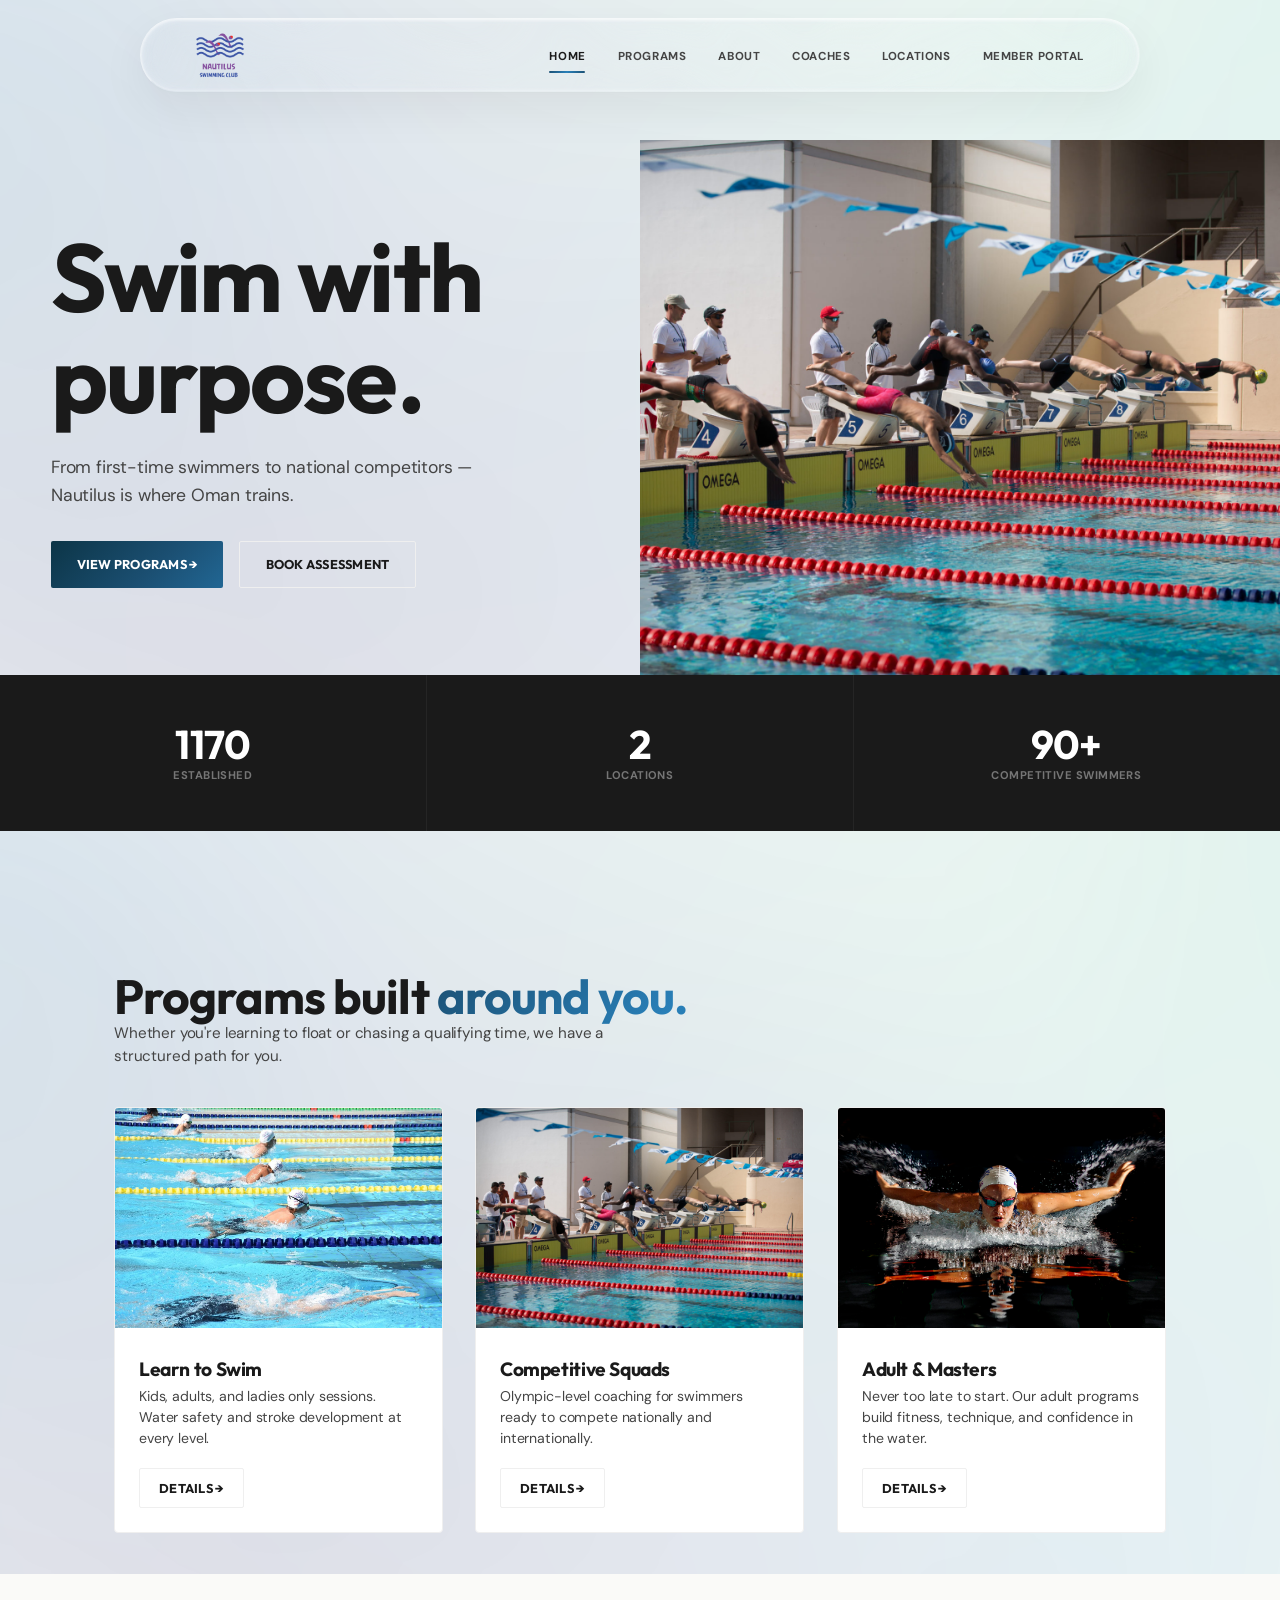
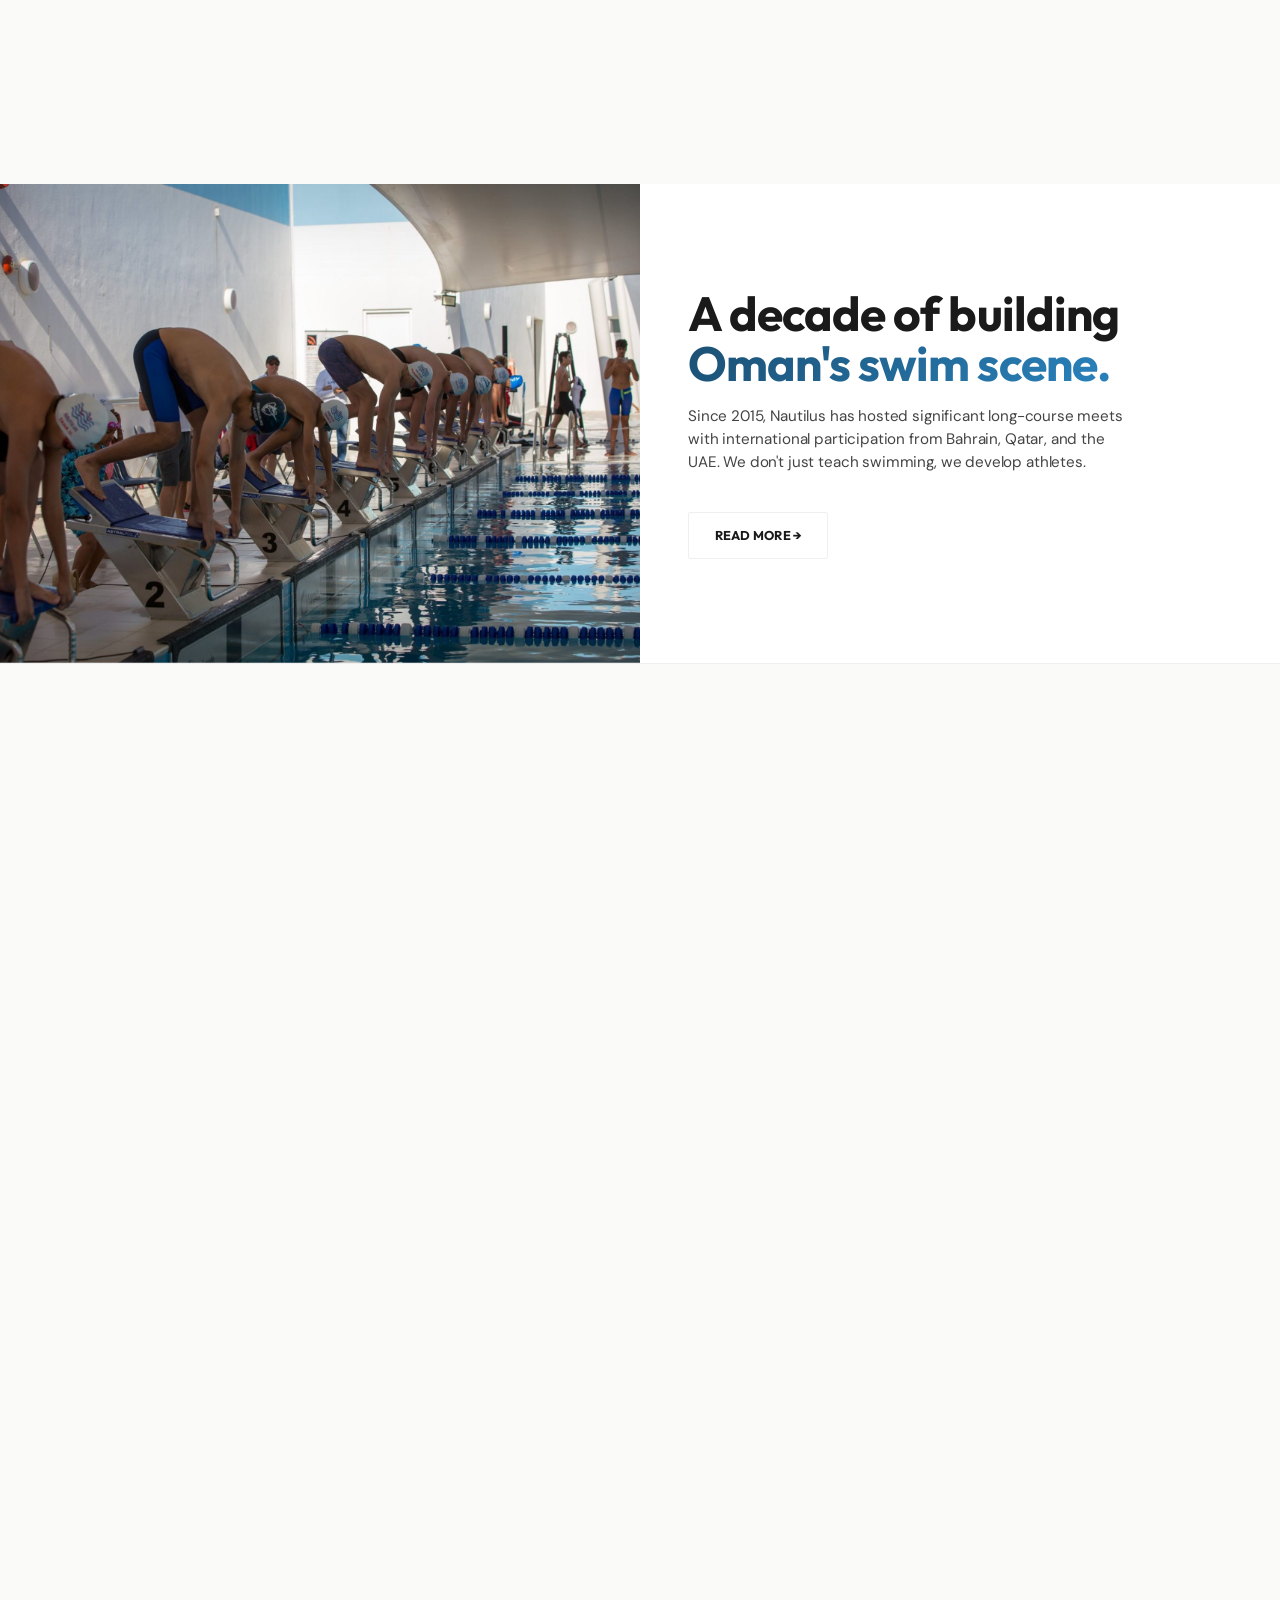
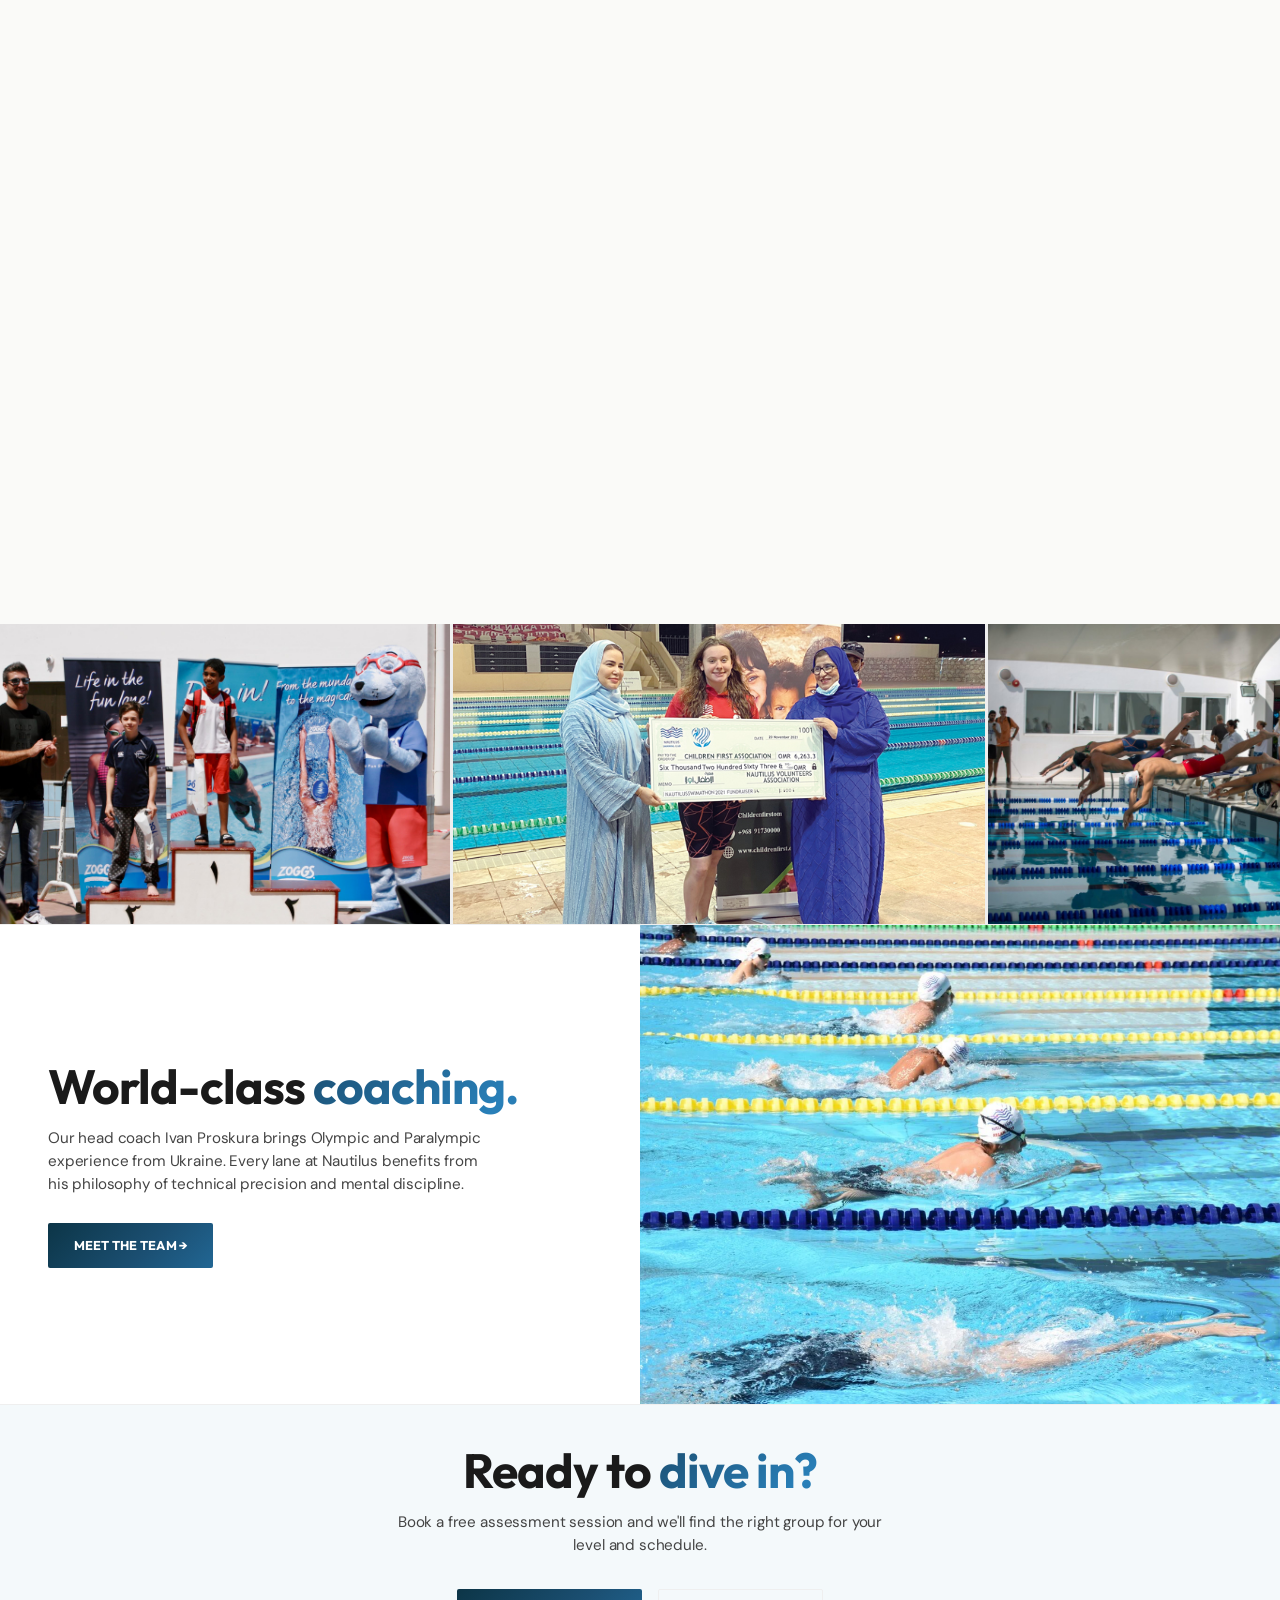
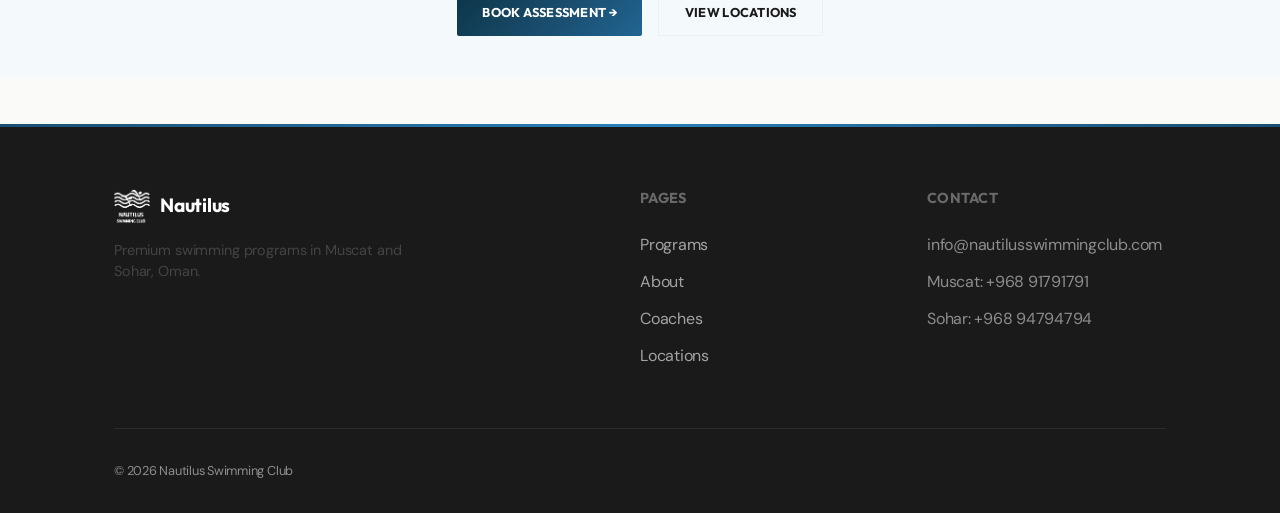
<file: index.html>
<!DOCTYPE html>
<html lang="en">
<head>
    <meta charset="UTF-8">
    <meta name="viewport" content="width=device-width, initial-scale=1.0">
    <title>Nautilus Swimming Club — Oman</title>
    <meta name="description" content="Premium swimming programs in Oman. Learn to swim, competitive squads, and elite coaching at Nautilus Swimming Club.">
    <link rel="stylesheet" href="assets/css/style.css">
    <script src="assets/js/main.js" defer></script>
</head>
<body>

<!-- SVG Filter (include once in your document) -->
<svg width="0" height="0" style="position: absolute;">
  <defs>
    <filter id="glass-distortion" x="0%" y="0%" width="100%" height="100%">
      <feTurbulence 
        type="fractalNoise" 
        baseFrequency="0.008 0.008"
        numOctaves="2" 
        seed="92" 
        result="noise" 
      />
      <feGaussianBlur 
        in="noise" 
        stdDeviation="2" 
        result="blurred" 
      />
      <feDisplacementMap 
        in="SourceGraphic" 
        in2="blurred" 
        scale="150"
        xChannelSelector="R" 
        yChannelSelector="G" 
      />
    </filter>
  </defs>
</svg>

<nav class="nav">
    <div class="wrap nav-inner">
        <div class="nav-top">
            <a href="index.html" class="nav-logo"><img src="assets/img/logo-nautilus.png" alt="Nautilus"></a>
            <ul class="nav-menu-inline">
                <li><a href="index.html" class="nav-home on">Home</a></li>
                <li><a href="programs.html" class="nav-programs">Programs</a></li>
                <li><a href="about.html" class="nav-about">About</a></li>
                <li><a href="coaches.html" class="nav-coaches">Coaches</a></li>
                <li><a href="locations.html" class="nav-locations">Locations</a></li>
                <li><a href="portal.html" target="_blank" class="nav-portal">Member Portal</a></li>
                <div class="nav-indicator"></div>
            </ul>
            <button class="nav-toggle" aria-label="Menu"><span></span><span></span><span></span></button>
        </div>
        <ul class="nav-menu">
            <li><a href="index.html" class="nav-home on">Home</a></li>
            <li><a href="programs.html" class="nav-programs">Programs</a></li>
            <li><a href="about.html" class="nav-about">About</a></li>
            <li><a href="coaches.html" class="nav-coaches">Coaches</a></li>
            <li><a href="locations.html" class="nav-locations">Locations</a></li>
            <li><a href="portal.html" target="_blank" class="nav-portal">Member Portal</a></li>
        </ul>
    </div>
</nav>

<section class="hero">
    <div class="hero-text">
        <h1 class="reveal">Swim with<br><span>purpose.</span></h1>
        <p class="reveal reveal-delay-1">From first-time swimmers to national competitors — Nautilus is where Oman trains.</p>
        <div class="reveal reveal-delay-2" style="display: flex; gap: 1rem; flex-wrap: wrap;">
            <a href="programs.html" class="btn btn-fill">View programs →</a>
            <a href="locations.html" class="btn btn-ghost">Book assessment</a>
        </div>
    </div>
    <div class="hero-img">
        <img src="assets/img/tt4a4785.jpg" alt="Competitive swimmers training at Nautilus">
    </div>
</section>

<div class="stats">
    <div class="stat reveal">
        <h3 data-count="2015">0</h3>
        <p>Established</p>
    </div>
    <div class="stat reveal reveal-delay-1">
        <h3 data-count="2">0</h3>
        <p>Locations</p>
    </div>
    <div class="stat reveal reveal-delay-2">
        <h3 data-count="100" data-suffix="+">0</h3>
        <p>Competitive swimmers</p>
    </div>
</div>

<section class="section section-gradient">
    <div class="wrap" style="margin-bottom: 2.5rem;">
        <h2 class="reveal">Programs built <span class="grad-text">around you.</span></h2>
        <p class="reveal reveal-delay-1" style="max-width: 500px;">Whether you're learning to float or chasing a qualifying time, we have a structured path for you.</p>
    </div>
    <div class="wrap" style="display: grid; grid-template-columns: repeat(auto-fit, minmax(300px, 1fr)); gap: 2rem;">
        <div class="card tilt-card reveal">
            <div class="card-img"><img src="assets/img/dnc_3295.jpg" alt="Learn to Swim"></div>
            <div class="card-body">
                <h3>Learn to Swim</h3>
                <p>Kids, adults, and ladies only sessions. Water safety and stroke development at every level.</p>
                <a href="programs.html" class="btn btn-ghost" style="padding: 0.6rem 1.2rem; font-size: 0.8rem;">Details →</a>
            </div>
        </div>
        <div class="card tilt-card reveal reveal-delay-1">
            <div class="card-img"><img src="assets/img/tt4a4785.jpg" alt="Competitive Squads"></div>
            <div class="card-body">
                <h3>Competitive Squads</h3>
                <p>Olympic-level coaching for swimmers ready to compete nationally and internationally.</p>
                <a href="programs.html" class="btn btn-ghost" style="padding: 0.6rem 1.2rem; font-size: 0.8rem;">Details →</a>
            </div>
        </div>
        <div class="card tilt-card reveal reveal-delay-2">
            <div class="card-img"><img src="assets/img/masters-swimming.jpg" alt="Adult Swimming"></div>
            <div class="card-body">
                <h3>Adult & Masters</h3>
                <p>Never too late to start. Our adult programs build fitness, technique, and confidence in the water.</p>
                <a href="programs.html" class="btn btn-ghost" style="padding: 0.6rem 1.2rem; font-size: 0.8rem;">Details →</a>
            </div>
        </div>
    </div>
</section>

<div class="scroll-pin-wrapper">
    <div class="scroll-pin-content">
        <section class="feature">
            <div class="feature-img scroll-reveal-img" style="clip-path: inset(0 100% 0 0);">
                <img src="assets/img/85241329.jpg" alt="Nautilus swimmers competing">
            </div>
            <div class="feature-text">
                <h2 class="reveal">A decade of building <span class="grad-text">Oman's swim scene.</span></h2>
                <p id="typed-text" class="reveal" style="min-height: 80px;" data-fulltext="Since 2015, Nautilus has hosted significant long-course meets with international participation from Bahrain, Qatar, and the UAE. We don't just teach swimming, we develop athletes."></p>
                <div class="reveal reveal-delay-2" style="margin-top: 0.5rem;">
                    <a href="about.html" class="btn btn-ghost">Read more →</a>
                </div>
            </div>
        </section>
    </div>
</div>

<!-- Photo gallery strip -->
<div class="gallery reveal">
    <div class="gallery-track">
        <img src="assets/img/mg_6760-copy.jpg" alt="Nautilus event">
        <img src="assets/img/1638293181-1638293181-hmn0yweaasdh.jpg" alt="Competition">
        <img src="assets/img/71172352.jpg" alt="Training">
        <img src="assets/img/88081239.jpg" alt="Swimming pool">
        <img src="assets/img/masters-swimming.jpg" alt="Masters swimming">
        <img src="assets/img/ladies-only.jpg" alt="Ladies swimming">
    </div>
</div>

<section class="feature" style="direction: rtl;">
    <div class="feature-img reveal" style="direction: ltr;">
        <img src="assets/img/dnc_3295.jpg" alt="Coaching at Nautilus">
        </div>
    </div>
<div class="feature-text" style="direction: ltr;">
        <h2 class="reveal">World-class <span class="grad-text">coaching.</span></h2>
        <p class="reveal reveal-delay-1">Our head coach Ivan Proskura brings Olympic and Paralympic experience from Ukraine. Every lane at Nautilus benefits from his philosophy of technical precision and mental discipline.</p>
        <div class="reveal reveal-delay-2" style="margin-top: 0.5rem;">
            <a href="coaches.html" class="btn btn-fill">Meet the team →</a>
        </div>
    </div>
</section>

<section class="section" style="background: var(--pool);">
    <div class="wrap" style="text-align: center;">
        <h2 class="reveal" style="margin-bottom: 1rem;">Ready to <span class="grad-text">dive in?</span></h2>
        <p class="reveal reveal-delay-1" style="max-width: 500px; margin: 0 auto 2rem;">Book a free assessment session and we'll find the right group for your level and schedule.</p>
        <div class="reveal reveal-delay-2" style="display: flex; gap: 1rem; justify-content: center; flex-wrap: wrap;">
            <a href="locations.html" class="btn btn-fill">Book assessment →</a>
            <a href="locations.html" class="btn btn-ghost">View locations</a>
        </div>
    </div>
</section>

<footer class="footer">
    <div class="wrap">
        <div class="footer-grid">
            <div>
                <div class="footer-logo">
                    <img src="assets/img/logo-nautilus.png" alt="Nautilus">
                    <span>Nautilus</span>
                </div>
                <p style="font-size: 0.9rem; max-width: 300px;">Premium swimming programs in Muscat and Sohar, Oman.</p>
            </div>
            <div>
                <h4>Pages</h4>
                <ul>
                    <li><a href="programs.html">Programs</a></li>
                    <li><a href="about.html">About</a></li>
                    <li><a href="coaches.html">Coaches</a></li>
                    <li><a href="locations.html">Locations</a></li>
                </ul>
            </div>
            <div>
                <h4>Contact</h4>
                <ul>
                    <li>info@nautilusswimmingclub.com</li>
                    <li>Muscat: +968 91791791</li>
                    <li>Sohar: +968 94794794</li>
                </ul>
            </div>
        </div>
        <div class="footer-bottom">© 2026 Nautilus Swimming Club</div>
    </div>
</footer>

</body>
</html>
</file>
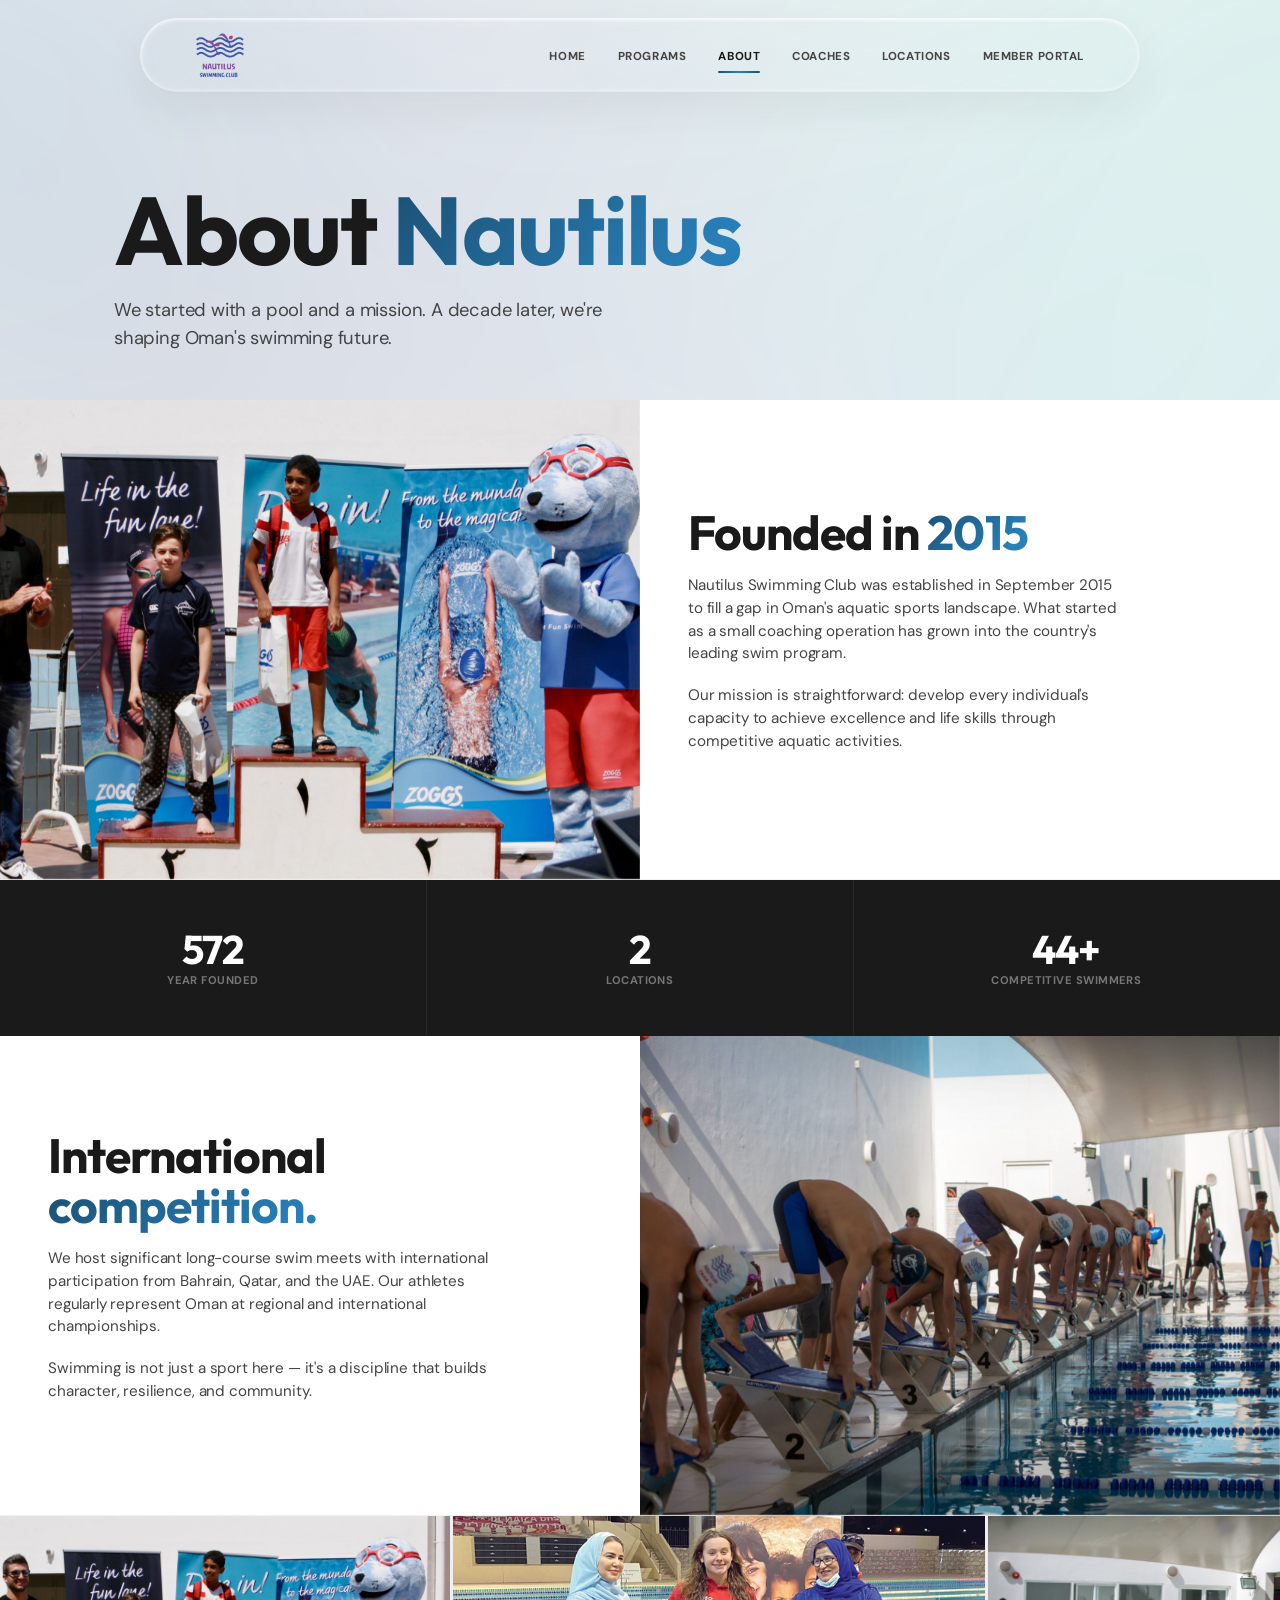
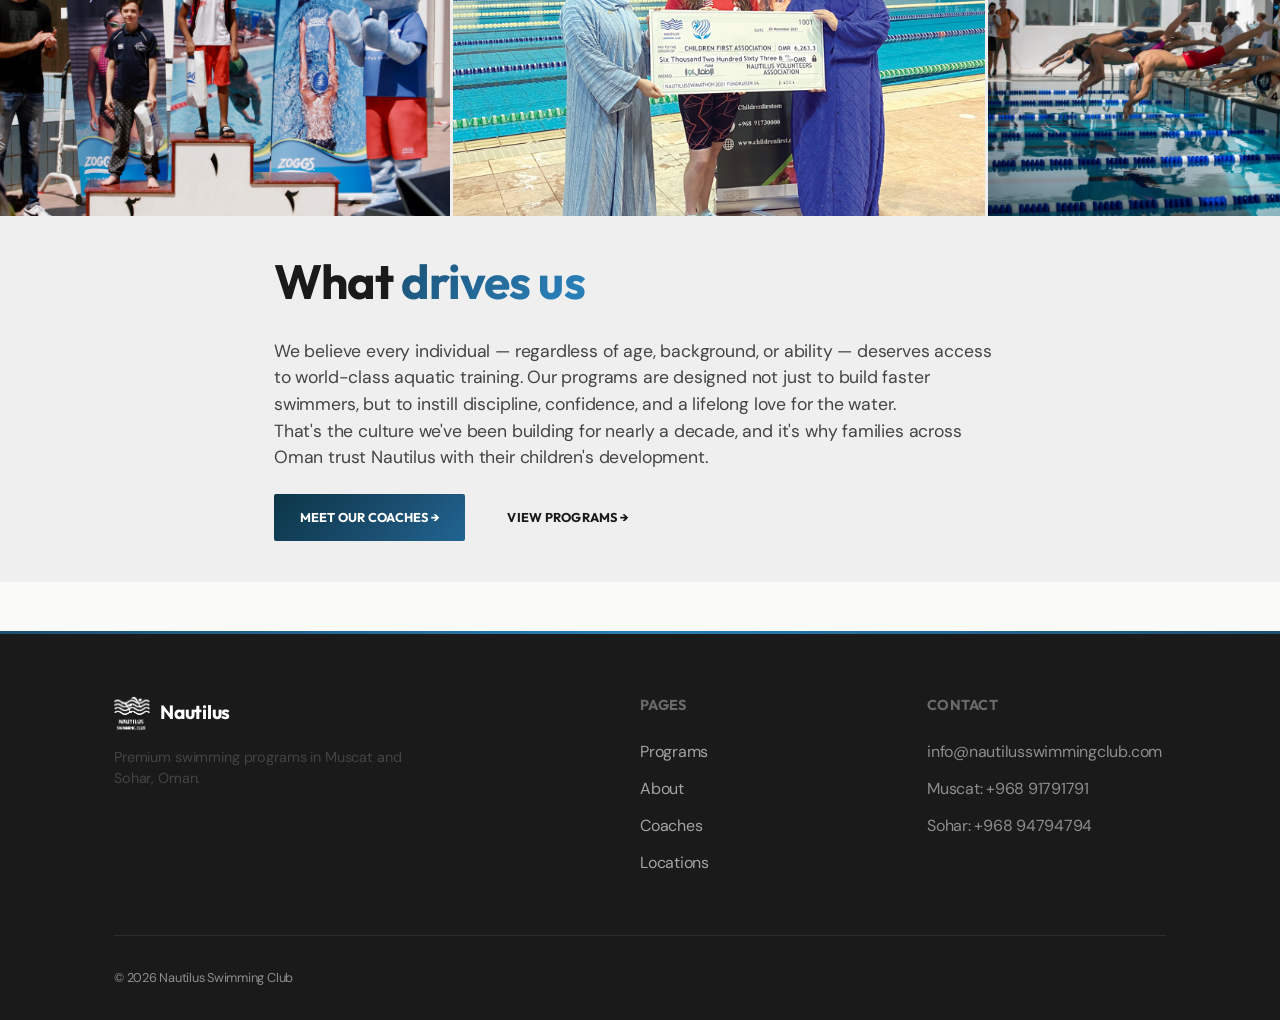
<file: about.html>
<!DOCTYPE html>
<html lang="en">
<head>
    <meta charset="UTF-8">
    <meta name="viewport" content="width=device-width, initial-scale=1.0">
    <title>About — Nautilus Swimming Club</title>
    <link rel="stylesheet" href="assets/css/style.css">
    <script src="assets/js/main.js" defer></script>
</head>
<body>

<!-- SVG Filter (include once in your document) -->
<svg width="0" height="0" style="position: absolute;">
  <defs>
    <filter id="glass-distortion" x="0%" y="0%" width="100%" height="100%">
      <feTurbulence 
        type="fractalNoise" 
        baseFrequency="0.008 0.008"
        numOctaves="2" 
        seed="92" 
        result="noise" 
      />
      <feGaussianBlur 
        in="noise" 
        stdDeviation="2" 
        result="blurred" 
      />
      <feDisplacementMap 
        in="SourceGraphic" 
        in2="blurred" 
        scale="150"
        xChannelSelector="R" 
        yChannelSelector="G" 
      />
    </filter>
  </defs>
</svg>

<nav class="nav">
    <div class="wrap nav-inner">
        <div class="nav-top">
            <a href="index.html" class="nav-logo"><img src="assets/img/logo-nautilus.png" alt="Nautilus"></a>
            <ul class="nav-menu-inline">
                <li><a href="index.html" class="nav-home">Home</a></li>
                <li><a href="programs.html" class="nav-programs">Programs</a></li>
                <li><a href="about.html" class="nav-about on">About</a></li>
                <li><a href="coaches.html" class="nav-coaches">Coaches</a></li>
                <li><a href="locations.html" class="nav-locations">Locations</a></li>
                <li><a href="portal.html" target="_blank" class="nav-portal">Member Portal</a></li>
                <div class="nav-indicator"></div>
            </ul>
            <button class="nav-toggle" aria-label="Menu"><span></span><span></span><span></span></button>
        </div>
        <ul class="nav-menu">
            <li><a href="index.html" class="nav-home">Home</a></li>
            <li><a href="programs.html" class="nav-programs">Programs</a></li>
            <li><a href="about.html" class="nav-about on">About</a></li>
            <li><a href="coaches.html" class="nav-coaches">Coaches</a></li>
            <li><a href="locations.html" class="nav-locations">Locations</a></li>
            <li><a href="portal.html" target="_blank" class="nav-portal">Member Portal</a></li>
        </ul>
    </div>
</nav>


<section class="section section-gradient page-header">
    <div class="wrap">
        <h1 class="reveal" style="margin-bottom: 1rem;">About <span class="grad-text">Nautilus</span></h1>
        <p class="reveal reveal-delay-1" style="max-width: 520px; font-size: 1.15rem;">We started with a pool and a mission. A decade later, we're shaping Oman's swimming future.</p>
    </div>
</section>

<section class="feature">
    <div class="feature-img reveal"><img src="assets/img/mg_6760-copy.jpg" alt="Nautilus Swimming Club event"></div>
    <div class="feature-text">
        <h2 class="reveal">Founded in <span class="grad-text">2015</span></h2>
        <p class="reveal reveal-delay-1">Nautilus Swimming Club was established in September 2015 to fill a gap in Oman's aquatic sports landscape. What started as a small coaching operation has grown into the country's leading swim program.</p>
        <p class="reveal reveal-delay-2">Our mission is straightforward: develop every individual's capacity to achieve excellence and life skills through competitive aquatic activities.</p>
    </div>
</section>

<div class="stats">
    <div class="stat reveal">
        <h3 data-count="2015">0</h3>
        <p>Year founded</p>
    </div>
    <div class="stat reveal reveal-delay-1">
        <h3 data-count="2">0</h3>
        <p>Locations</p>
    </div>
    <div class="stat reveal reveal-delay-2">
        <h3 data-count="100" data-suffix="+">0</h3>
        <p>Competitive swimmers</p>
    </div>
</div>

<section class="feature" style="direction: rtl;">
    <div class="feature-img reveal" style="direction: ltr;"><img src="assets/img/85241329.jpg" alt="Swimming competition"></div>
    <div class="feature-text" style="direction: ltr;">
        <h2 class="reveal">International <span class="grad-text">competition.</span></h2>
        <p class="reveal reveal-delay-1">We host significant long-course swim meets with international participation from Bahrain, Qatar, and the UAE. Our athletes regularly represent Oman at regional and international championships.</p>
        <p class="reveal reveal-delay-2">Swimming is not just a sport here — it's a discipline that builds character, resilience, and community.</p>
    </div>
</section>

<div class="gallery reveal">
        <div class="gallery-track">
            <img src="assets/img/mg_6760-copy.jpg" alt="Nautilus event">
    <img src="assets/img/1638293181-1638293181-hmn0yweaasdh.jpg" alt="Competition">
    <img src="assets/img/71172352.jpg" alt="Training">
    <img src="assets/img/88081239.jpg" alt="Swimming pool">
    <img src="assets/img/79518656.jpg" alt="Meet day">
    <img src="assets/img/masters-swimming.jpg" alt="Masters swimming">
</div>

<section class="section">
    <div class="wrap" style="max-width: 780px;">
        <h2 class="reveal" style="margin-bottom: 2rem;">What <span class="grad-text">drives us</span></h2>
        <p class="reveal reveal-delay-1" style="font-size: 1.1rem;">We believe every individual — regardless of age, background, or ability — deserves access to world-class aquatic training. Our programs are designed not just to build faster swimmers, but to instill discipline, confidence, and a lifelong love for the water.</p>
        <p class="reveal reveal-delay-2" style="font-size: 1.1rem;">That's the culture we've been building for nearly a decade, and it's why families across Oman trust Nautilus with their children's development.</p>
        <div class="reveal reveal-delay-3" style="margin-top: 1.5rem; display: flex; gap: 1rem; flex-wrap: wrap;">
            <a href="coaches.html" class="btn btn-fill">Meet our coaches →</a>
            <a href="programs.html" class="btn btn-ghost">View programs →</a>
        </div>
        </div>
    </div>
</section>

<footer class="footer">
    <div class="wrap">
        <div class="footer-grid">
            <div><div class="footer-logo"><img src="assets/img/logo-nautilus.png" alt="Nautilus"><span>Nautilus</span></div><p style="font-size: 0.9rem; max-width: 300px;">Premium swimming programs in Muscat and Sohar, Oman.</p></div>
            <div><h4>Pages</h4><ul><li><a href="programs.html">Programs</a></li><li><a href="about.html">About</a></li><li><a href="coaches.html">Coaches</a></li><li><a href="locations.html">Locations</a></li></ul></div>
            <div><h4>Contact</h4><ul><li>info@nautilusswimmingclub.com</li><li>Muscat: +968 91791791</li><li>Sohar: +968 94794794</li></ul></div>
        </div>
        <div class="footer-bottom">© 2026 Nautilus Swimming Club</div>
    </div>
</footer>

</body>
</html>
</file>
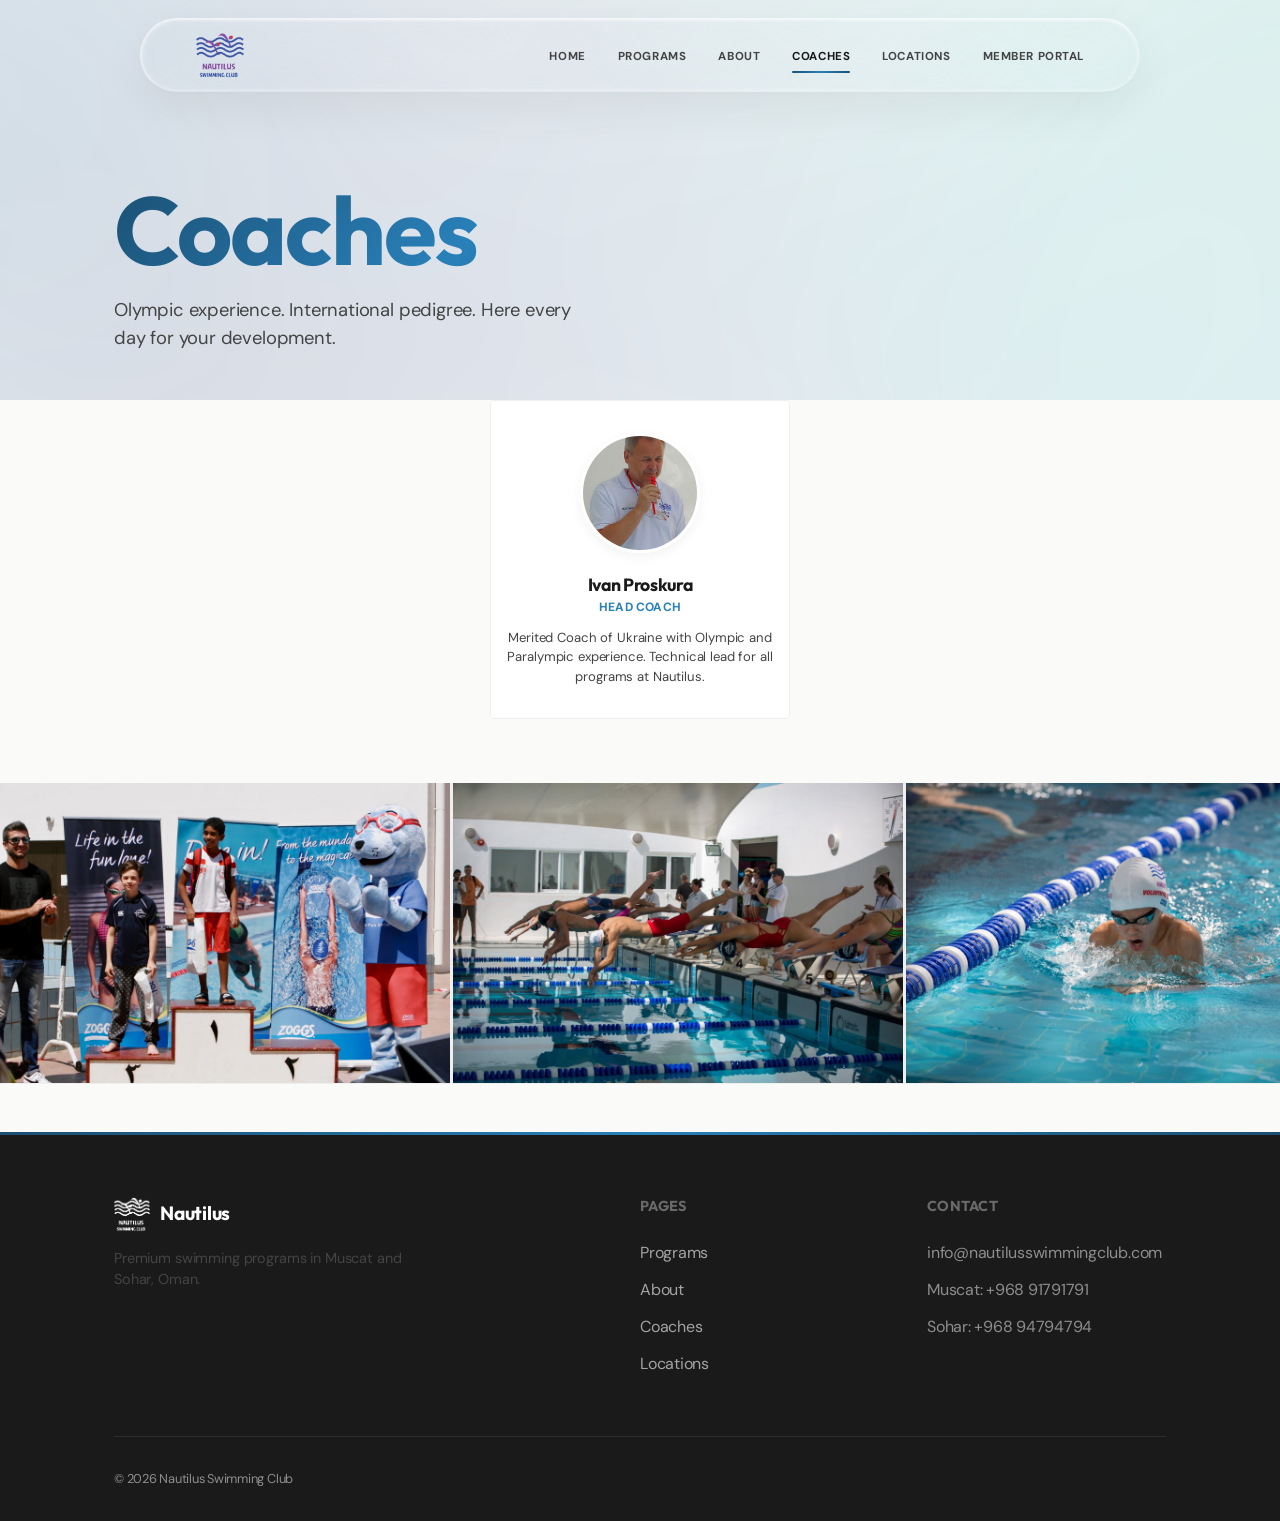
<file: coaches.html>
<!DOCTYPE html>
<html lang="en">
<head>
    <meta charset="UTF-8">
    <meta name="viewport" content="width=device-width, initial-scale=1.0">
    <title>Coaches — Nautilus Swimming Club</title>
    <link rel="stylesheet" href="assets/css/style.css">
    <script src="assets/js/main.js" defer></script>
</head>
<body>

<!-- SVG Filter (include once in your document) -->
<svg width="0" height="0" style="position: absolute;">
  <defs>
    <filter id="glass-distortion" x="0%" y="0%" width="100%" height="100%">
      <feTurbulence 
        type="fractalNoise" 
        baseFrequency="0.008 0.008"
        numOctaves="2" 
        seed="92" 
        result="noise" 
      />
      <feGaussianBlur 
        in="noise" 
        stdDeviation="2" 
        result="blurred" 
      />
      <feDisplacementMap 
        in="SourceGraphic" 
        in2="blurred" 
        scale="150"
        xChannelSelector="R" 
        yChannelSelector="G" 
      />
    </filter>
  </defs>
</svg>

<nav class="nav">
    <div class="wrap nav-inner">
        <div class="nav-top">
            <a href="index.html" class="nav-logo"><img src="assets/img/logo-nautilus.png" alt="Nautilus"></a>
            <ul class="nav-menu-inline">
                <li><a href="index.html" class="nav-home">Home</a></li>
                <li><a href="programs.html" class="nav-programs">Programs</a></li>
                <li><a href="about.html" class="nav-about">About</a></li>
                <li><a href="coaches.html" class="nav-coaches on">Coaches</a></li>
                <li><a href="locations.html" class="nav-locations">Locations</a></li>
                <li><a href="portal.html" target="_blank" class="nav-portal">Member Portal</a></li>
                <div class="nav-indicator"></div>
            </ul>
            <button class="nav-toggle" aria-label="Menu"><span></span><span></span><span></span></button>
        </div>
        <ul class="nav-menu">
            <li><a href="index.html" class="nav-home">Home</a></li>
            <li><a href="programs.html" class="nav-programs">Programs</a></li>
            <li><a href="about.html" class="nav-about">About</a></li>
            <li><a href="coaches.html" class="nav-coaches on">Coaches</a></li>
            <li><a href="locations.html" class="nav-locations">Locations</a></li>
            <li><a href="portal.html" target="_blank" class="nav-portal">Member Portal</a></li>
        </ul>
    </div>
</nav>


<section class="section section-gradient page-header">
    <div class="wrap">
        <h1 class="reveal" style="max-width: 550px; margin-bottom: 1rem;"><span class="grad-text">Coaches</span></h1>
        <p class="reveal reveal-delay-1" style="max-width: 480px; font-size: 1.15rem;">Olympic experience. International pedigree. Here every day for your development.</p>
    </div>
</section>

<section style="padding-bottom: 4rem;">
    <div class="wrap">
            <div class="coach tilt-card reveal" style="max-width: 300px; margin: 0 auto;">
                <img src="assets/img/iproskura.jpg" alt="Ivan Proskura">
                <h3>Ivan Proskura</h3>
                <span class="role">Head Coach</span>
                <p>Merited Coach of Ukraine with Olympic and Paralympic experience. Technical lead for all programs at Nautilus.</p>
            </div>
    </div>
</section>

<div class="gallery reveal">
        <div class="gallery-track">
            <img src="assets/img/mg_6760-copy.jpg" alt="Nautilus event">
    <img src="assets/img/71172352.jpg" alt="Training">
    <img src="assets/img/88081239.jpg" alt="Swimming pool">
    <img src="assets/img/dnc_3295.jpg" alt="Coaching session">
        </div>
    </div>
<footer class="footer">
    <div class="wrap">
        <div class="footer-grid">
            <div>
                <div class="footer-logo"><img src="assets/img/logo-nautilus.png" alt="Nautilus"><span>Nautilus</span></div>
                <p style="font-size: 0.9rem; max-width: 300px;">Premium swimming programs in Muscat and Sohar, Oman.</p>
            </div>
            <div>
                <h4>Pages</h4>
                <ul><li><a href="programs.html">Programs</a></li><li><a href="about.html">About</a></li><li><a href="coaches.html">Coaches</a></li><li><a href="locations.html">Locations</a></li></ul>
            </div>
            <div>
                <h4>Contact</h4>
                <ul><li>info@nautilusswimmingclub.com</li><li>Muscat: +968 91791791</li><li>Sohar: +968 94794794</li></ul>
            </div>
        </div>
        <div class="footer-bottom">© 2026 Nautilus Swimming Club</div>
    </div>
</footer>

</body>
</html>
</file>
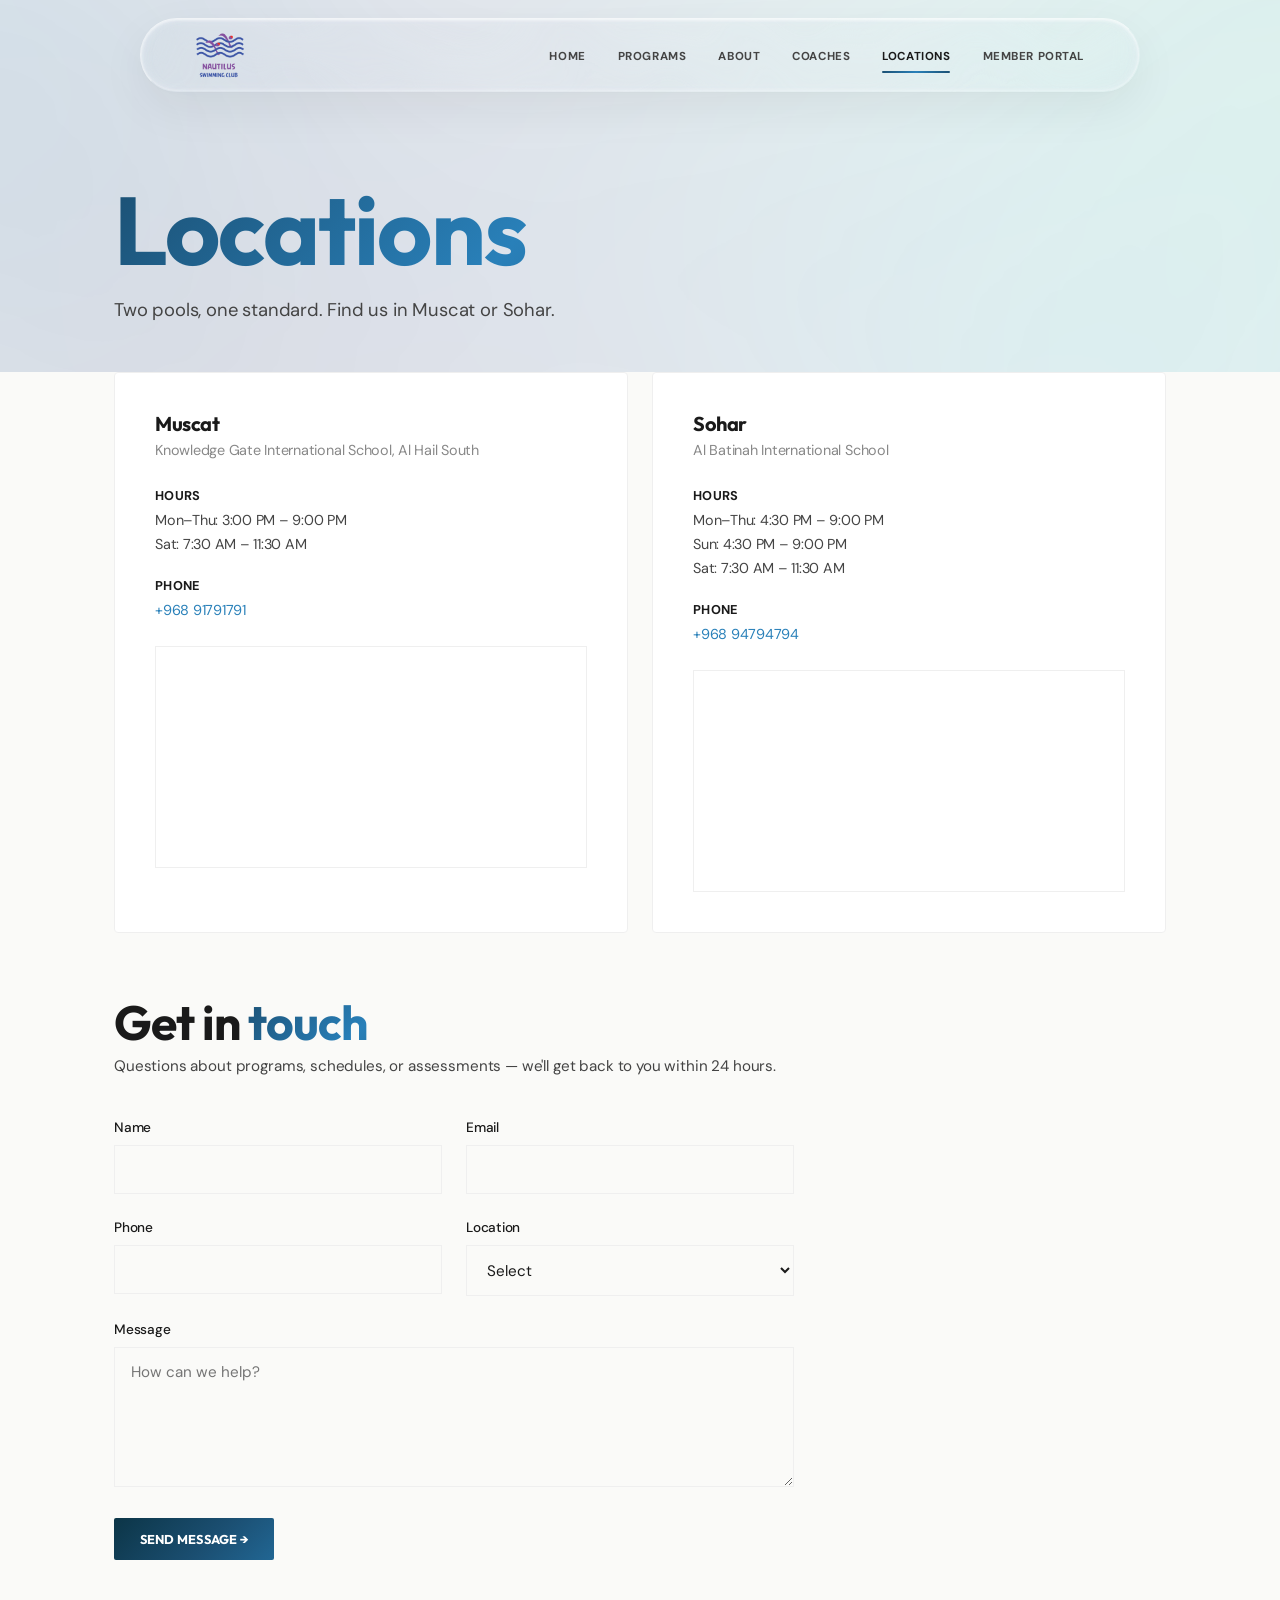
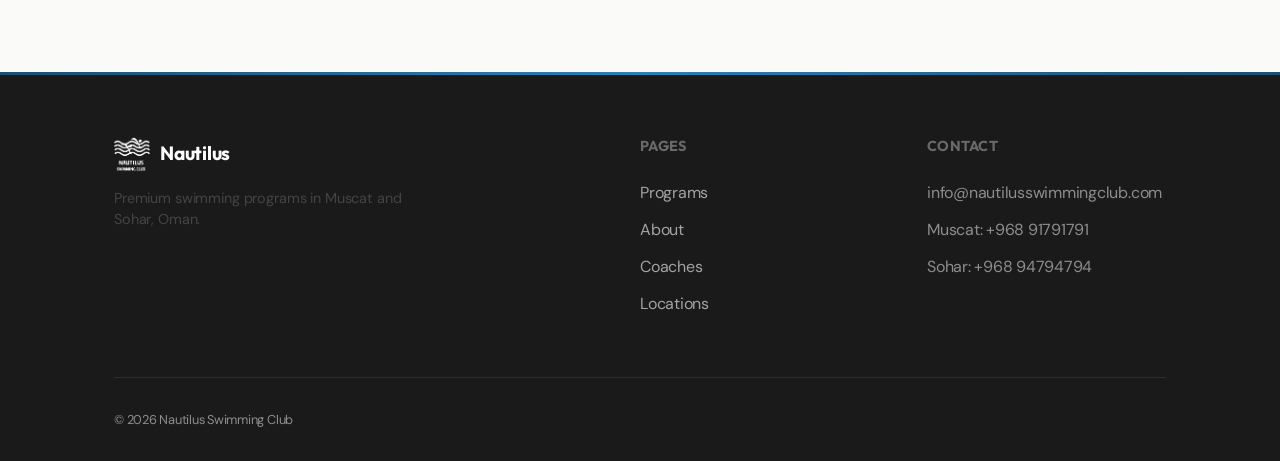
<file: locations.html>
<!DOCTYPE html>
<html lang="en">
<head>
    <meta charset="UTF-8">
    <meta name="viewport" content="width=device-width, initial-scale=1.0">
    <title>Locations — Nautilus Swimming Club</title>
    <link rel="stylesheet" href="assets/css/style.css">
    <script src="assets/js/main.js" defer></script>
</head>
<body>

<!-- SVG Filter (include once in your document) -->
<svg width="0" height="0" style="position: absolute;">
  <defs>
    <filter id="glass-distortion" x="0%" y="0%" width="100%" height="100%">
      <feTurbulence 
        type="fractalNoise" 
        baseFrequency="0.008 0.008"
        numOctaves="2" 
        seed="92" 
        result="noise" 
      />
      <feGaussianBlur 
        in="noise" 
        stdDeviation="2" 
        result="blurred" 
      />
      <feDisplacementMap 
        in="SourceGraphic" 
        in2="blurred" 
        scale="150"
        xChannelSelector="R" 
        yChannelSelector="G" 
      />
    </filter>
  </defs>
</svg>

<nav class="nav">
    <div class="wrap nav-inner">
        <div class="nav-top">
            <a href="index.html" class="nav-logo"><img src="assets/img/logo-nautilus.png" alt="Nautilus"></a>
            <ul class="nav-menu-inline">
                <li><a href="index.html" class="nav-home">Home</a></li>
                <li><a href="programs.html" class="nav-programs">Programs</a></li>
                <li><a href="about.html" class="nav-about">About</a></li>
                <li><a href="coaches.html" class="nav-coaches">Coaches</a></li>
                <li><a href="locations.html" class="nav-locations on">Locations</a></li>
                <li><a href="portal.html" target="_blank" class="nav-portal">Member Portal</a></li>
                <div class="nav-indicator"></div>
            </ul>
            <button class="nav-toggle" aria-label="Menu"><span></span><span></span><span></span></button>
        </div>
        <ul class="nav-menu">
            <li><a href="index.html" class="nav-home">Home</a></li>
            <li><a href="programs.html" class="nav-programs">Programs</a></li>
            <li><a href="about.html" class="nav-about">About</a></li>
            <li><a href="coaches.html" class="nav-coaches">Coaches</a></li>
            <li><a href="locations.html" class="nav-locations on">Locations</a></li>
            <li><a href="portal.html" target="_blank" class="nav-portal">Member Portal</a></li>
        </ul>
    </div>
</nav>


<section class="section section-gradient page-header">
    <div class="wrap">
        <h1 class="reveal" style="max-width: 550px; margin-bottom: 1rem;"><span class="grad-text">Locations</span></h1>
        <p class="reveal reveal-delay-1" style="max-width: 480px; font-size: 1.15rem;">Two pools, one standard. Find us in Muscat or Sohar.</p>
    </div>
</section>

<section style="padding-bottom: 4rem;">
    <div class="wrap">
        <div class="loc-grid">

            <div class="loc tilt-card reveal">
                <h3>Muscat</h3>
                <span class="sub">Knowledge Gate International School, Al Hail South</span>

                <div class="detail">
                    <strong>Hours</strong>
                    <span>Mon–Thu: 3:00 PM – 9:00 PM<br>Sat: 7:30 AM – 11:30 AM</span>
                </div>

                <div class="detail">
                    <strong>Phone</strong>
                    <span><a href="tel:+96891791791" style="color: var(--water);">+968 91791791</a></span>
                </div>

                <div class="map-wrap">
                    <iframe src="https://www.google.com/maps/embed?pb=!1m18!1m12!1m3!1d3124.7508496873106!2d58.21623868169872!3d23.63868666301325!2m3!1f0!2f0!3f0!3m2!1i1024!2i768!4f13.1!3m3!1m2!1s0x3e8dfcecb21e29bb%3A0xf6cbfadf4822fb9!2sNautilus%20Swimming%20Club%2C%20Muscat!5e1!3m2!1sen!2som!4v1778660995564!5m2!1sen!2som" width="600" height="450" style="border:0;" allowfullscreen="" loading="lazy" referrerpolicy="no-referrer-when-downgrade"></iframe>
                </div>
            </div>

            <div class="loc tilt-card reveal reveal-delay-1">
                <h3>Sohar</h3>
                <span class="sub">Al Batinah International School</span>

                <div class="detail">
                    <strong>Hours</strong>
                    <span>Mon–Thu: 4:30 PM – 9:00 PM<br>Sun: 4:30 PM – 9:00 PM<br>Sat: 7:30 AM – 11:30 AM</span>
                </div>

                <div class="detail">
                    <strong>Phone</strong>
                    <span><a href="tel:+96894794794" style="color: var(--water);">+968 94794794</a></span>
                </div>

                <div class="map-wrap">
                    <iframe src="https://www.google.com/maps/embed?pb=!1m18!1m12!1m3!1d5680.780837367926!2d56.66892480237272!3d24.32184046653965!2m3!1f0!2f0!3f0!3m2!1i1024!2i768!4f13.1!3m3!1m2!1s0x3e8b441341a17221%3A0x8657b962407e2923!2sAl%20Batinah%20International%20School!5e1!3m2!1sen!2som!4v1778661134260!5m2!1sen!2som" width="600" height="450" style="border:0;" allowfullscreen="" loading="lazy" referrerpolicy="no-referrer-when-downgrade"></iframe>
                </div>
            </div>

        </div>
    </div>
</section>

<section style="padding-bottom: 4rem;">
    <div class="wrap">
        <div class="contact-form reveal">
            <h2 style="margin-bottom: 0.5rem;">Get in <span class="grad-text">touch</span></h2>
            <p style="margin-bottom: 2.5rem;">Questions about programs, schedules, or assessments — we'll get back to you within 24 hours.</p>
            <form id="contactForm" action="mailto:info@nautilusswimmingclub.com" method="POST" enctype="text/plain">
                <div class="form-row">
                    <div class="field">
                        <label for="name">Name</label>
                        <input type="text" id="name" name="name" required>
                    </div>
                    <div class="field">
                        <label for="email">Email</label>
                        <input type="email" id="email" name="email" required>
                    </div>
                </div>
                <div class="form-row">
                    <div class="field">
                        <label for="phone">Phone</label>
                        <input type="tel" id="phone" name="phone">
                    </div>
                    <div class="field">
                        <label for="location">Location</label>
                        <select id="location" name="location">
                            <option value="" disabled selected>Select</option>
                            <option value="Muscat">Muscat</option>
                            <option value="Sohar">Sohar</option>
                        </select>
                    </div>
                </div>
                <div class="field">
                    <label for="message">Message</label>
                    <textarea id="message" name="message" required placeholder="How can we help?"></textarea>
                </div>
                <button type="submit" class="btn btn-fill">Send message →</button>
                <div id="formMessage" class="form-message"></div>
            </form>
        </div>
    </div>
</section>

<footer class="footer">
    <div class="wrap">
        <div class="footer-grid">
            <div>
                <div class="footer-logo"><img src="assets/img/logo-nautilus.png" alt="Nautilus"><span>Nautilus</span></div>
                <p style="font-size: 0.9rem; max-width: 300px;">Premium swimming programs in Muscat and Sohar, Oman.</p>
            </div>
            <div>
                <h4>Pages</h4>
                <ul><li><a href="programs.html">Programs</a></li><li><a href="about.html">About</a></li><li><a href="coaches.html">Coaches</a></li><li><a href="locations.html">Locations</a></li></ul>
            </div>
            <div>
                <h4>Contact</h4>
                <ul><li>info@nautilusswimmingclub.com</li><li>Muscat: +968 91791791</li><li>Sohar: +968 94794794</li></ul>
            </div>
        </div>
        <div class="footer-bottom">© 2026 Nautilus Swimming Club</div>
    </div>
</footer>

</body>
</html>
</file>
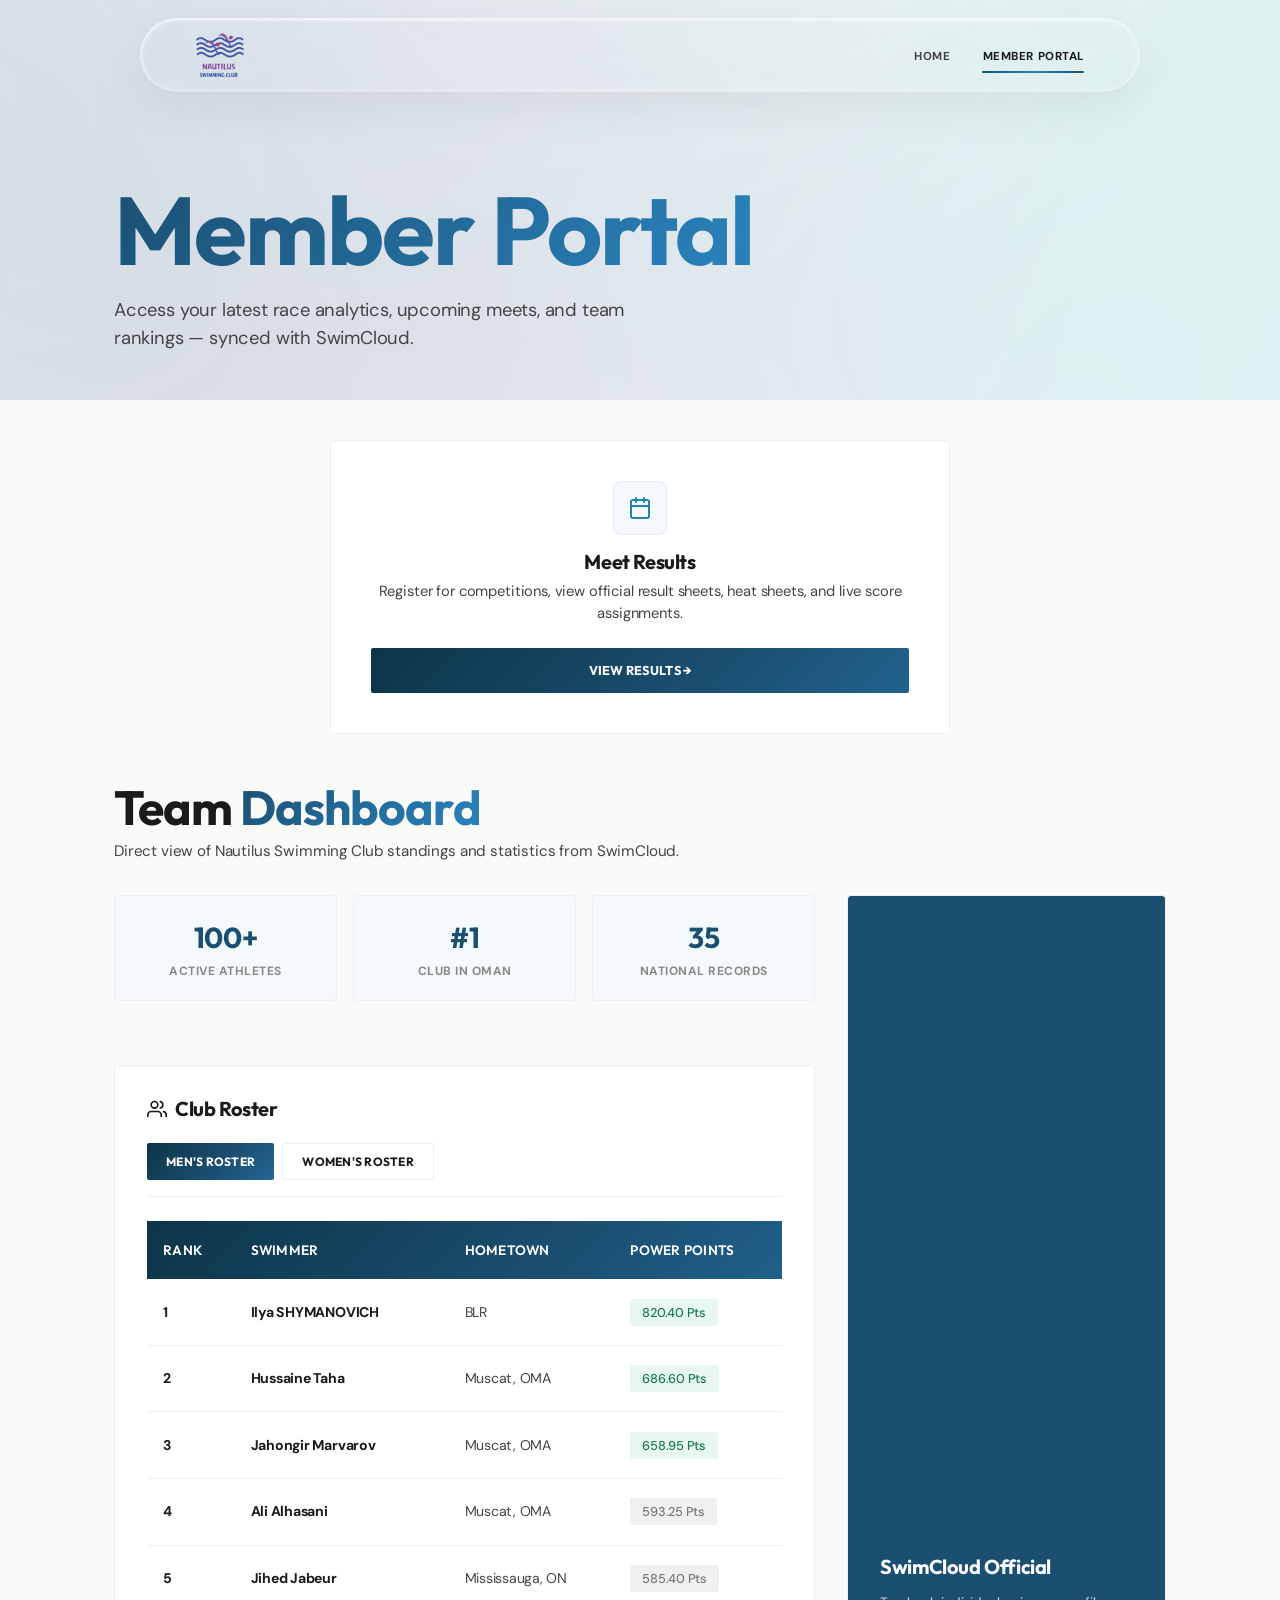
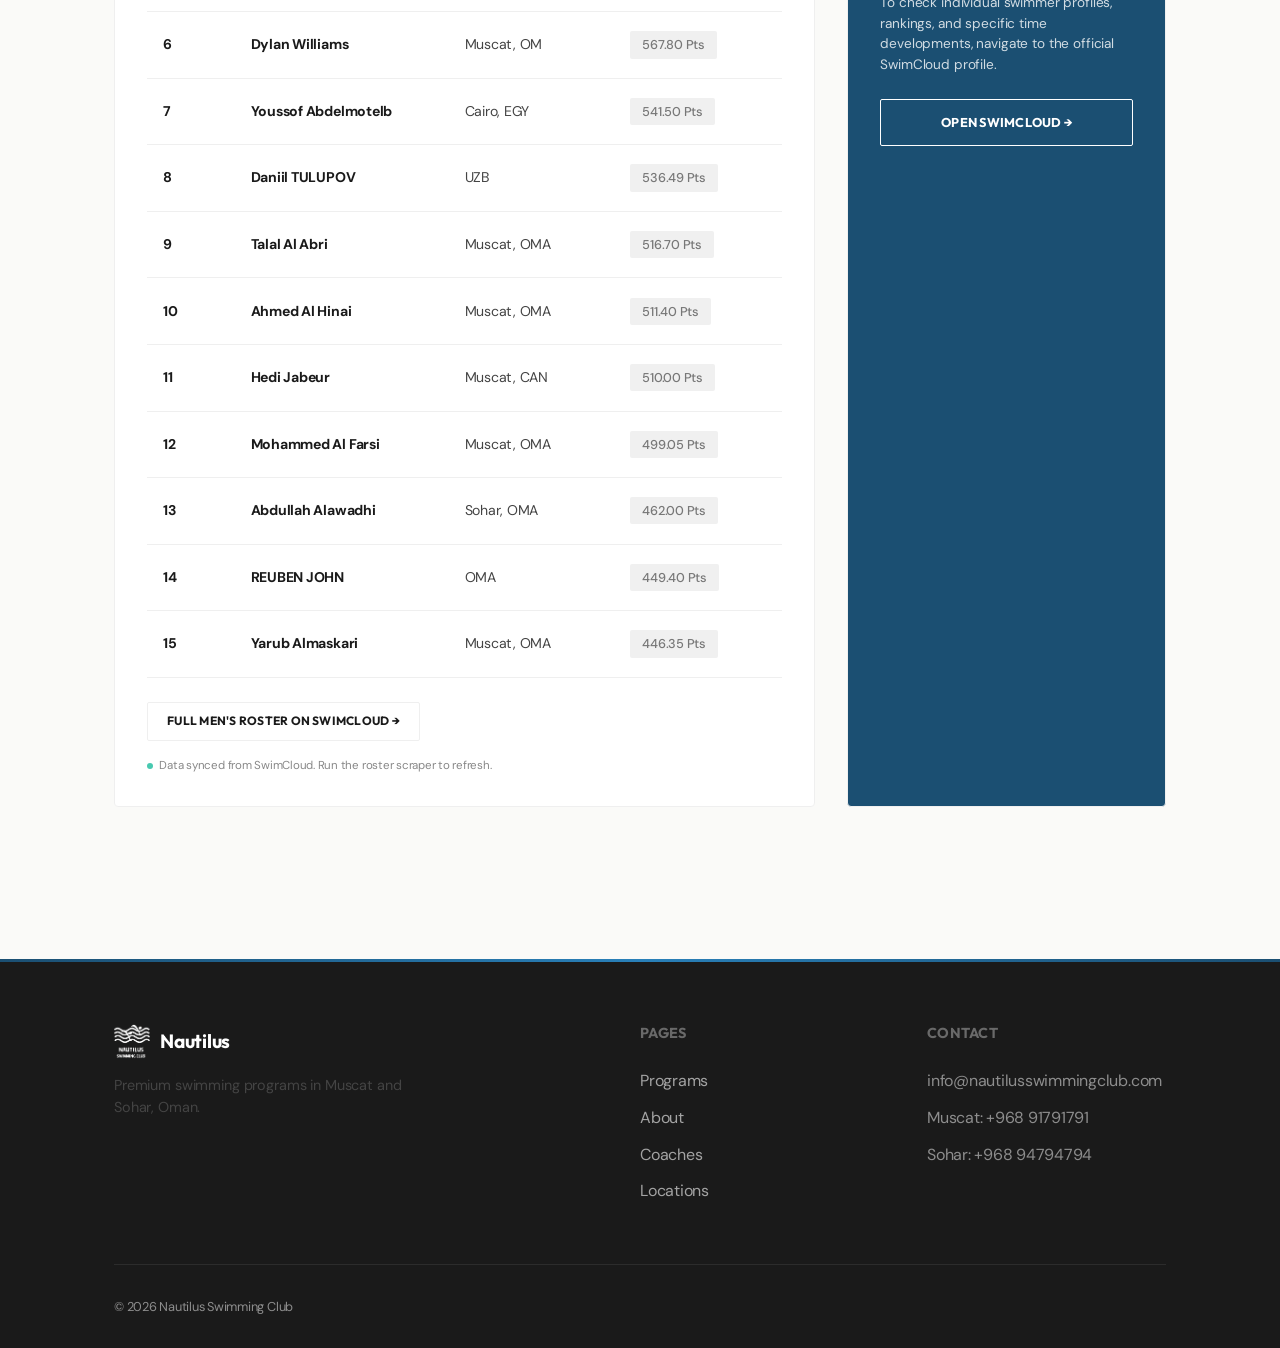
<file: portal.html>
<!DOCTYPE html>
<html lang="en">
<head>
    <meta charset="UTF-8">
    <meta name="viewport" content="width=device-width, initial-scale=1.0">
    <title>Member Portal — Nautilus Swimming Club</title>
    <meta name="description" content="Access your Nautilus Swimming Club race analytics, upcoming meets, and team rankings through SwimCloud.">
    <link rel="stylesheet" href="assets/css/style.css">
    <script src="assets/js/main.js" defer></script>
    <style>
        /* Portal Card Layout */
        .portal-card {
            background: var(--surface);
            border: 1px solid var(--line);
            border-radius: 4px;
            padding: 2.5rem;
            position: relative;
            overflow: hidden;
            display: flex;
            flex-direction: column;
            align-items: flex-start;
            transition: transform 0.6s cubic-bezier(0.16, 1, 0.3, 1), box-shadow 0.6s cubic-bezier(0.16, 1, 0.3, 1), border-color 0.3s;
        }
        .portal-card:hover {
            transform: translateY(-4px);
            box-shadow: 0 12px 30px rgba(0,0,0,0.04);
            border-color: rgba(41, 128, 185, 0.2);
        }
        .portal-card h3 {
            margin-top: 1rem;
            margin-bottom: 0.5rem;
            font-size: 1.25rem;
            color: var(--ink);
        }
        .portal-card p {
            font-size: 0.92rem;
            margin-bottom: 1.5rem;
            line-height: 1.5;
            color: var(--ink-light);
        }
        .portal-card .btn {
            width: 100%;
            justify-content: center;
        }
        
        /* Inline SVG Icon Styling */
        .portal-icon-container {
            width: 54px;
            height: 54px;
            border-radius: 8px;
            background: var(--pool);
            display: flex;
            align-items: center;
            justify-content: center;
            color: var(--water);
            border: 1px solid rgba(41, 128, 185, 0.1);
        }
        .portal-svg-icon {
            display: block;
        }

        /* Native Dashboard Grid */
        .dashboard-grid {
            display: grid;
            grid-template-columns: 2.2fr 1fr;
            gap: 2rem;
            margin-top: 2rem;
            margin-bottom: 4rem;
        }

        .dashboard-panel {
            background: var(--surface);
            border: 1px solid var(--line);
            border-radius: 4px;
            padding: 2rem;
        }
        .dashboard-panel h3 {
            font-size: 1.25rem;
            margin-bottom: 1.5rem;
            display: flex;
            align-items: center;
            gap: 0.5rem;
            color: var(--ink);
        }

        /* Stats Strip */
        .stats-strip {
            display: grid;
            grid-template-columns: repeat(3, 1fr);
            gap: 1rem;
            margin-bottom: 2rem;
        }
        .stat-box {
            background: var(--pool);
            border: 1px solid var(--line);
            padding: 1.25rem;
            border-radius: 4px;
            text-align: center;
        }
        .stat-box h4 {
            font-family: var(--font-display);
            font-size: 1.8rem;
            color: var(--nautilus-blue);
            margin-bottom: 0.2rem;
        }
        .stat-box p {
            font-size: 0.75rem;
            text-transform: uppercase;
            letter-spacing: 0.04em;
            color: var(--ink-faint);
            font-weight: 700;
        }

        /* Tabs styling */
        .roster-tabs {
            display: flex;
            gap: 0.5rem;
            margin-bottom: 1.5rem;
            border-bottom: 1px solid var(--line);
            padding-bottom: 1rem;
        }
        .roster-tab-btn {
            font-size: 0.75rem !important;
            padding: 0.6rem 1.2rem !important;
        }

        /* Roster table scroll wrapper for mobile */
        .roster-table-container {
            overflow-x: auto;
            -webkit-overflow-scrolling: touch;
            width: 100%;
            max-width: 100vw;
        }

        /* Data list styling */
        .data-list {
            list-style: none;
        }
        .data-item {
            display: flex;
            align-items: center;
            justify-content: space-between;
            padding: 0.85rem 0;
            border-bottom: 1px solid var(--line);
            font-size: 0.9rem;
        }
        .data-item:last-child {
            border-bottom: none;
        }
        .data-meta {
            display: flex;
            flex-direction: column;
        }
        .data-title {
            font-weight: 700;
            color: var(--ink);
        }
        .data-sub {
            font-size: 0.75rem;
            color: var(--ink-faint);
            margin-top: 0.1rem;
        }
        .data-value {
            font-family: var(--font-display);
            font-weight: 700;
            color: var(--water);
        }

        /* Last-synced footer */
        .sync-info {
            margin-top: 1rem;
            font-size: 0.72rem;
            color: var(--ink-faint);
            display: flex;
            align-items: center;
            gap: 0.4rem;
        }
        .sync-dot {
            width: 6px;
            height: 6px;
            border-radius: 50%;
            background: #48c9b0;
            display: inline-block;
        }
    </style>
</head>
<body>

<!-- SVG Filter (include once in your document) -->
<svg width="0" height="0" style="position: absolute;">
  <defs>
    <filter id="glass-distortion" x="0%" y="0%" width="100%" height="100%">
      <feTurbulence 
        type="fractalNoise" 
        baseFrequency="0.008 0.008"
        numOctaves="2" 
        seed="92" 
        result="noise" 
      />
      <feGaussianBlur 
        in="noise" 
        stdDeviation="2" 
        result="blurred" 
      />
      <feDisplacementMap 
        in="SourceGraphic" 
        in2="blurred" 
        scale="150"
        xChannelSelector="R" 
        yChannelSelector="G" 
      />
    </filter>
  </defs>
</svg>

<nav class="nav">
    <div class="wrap nav-inner">
        <div class="nav-top">
            <a href="index.html" class="nav-logo"><img src="assets/img/logo-nautilus.png" alt="Nautilus"></a>
            <ul class="nav-menu-inline"><li><a href="index.html" class="nav-home">Home</a></li>
                <li><a href="portal.html" target="_blank" class="nav-portal on">Member Portal</a></li>
                <div class="nav-indicator"></div></ul>
            <button class="nav-toggle" aria-label="Menu"><span></span><span></span><span></span></button>
        </div>
        <ul class="nav-menu"><li><a href="index.html" class="nav-home">Home</a></li>
            <li><a href="portal.html" target="_blank" class="nav-portal on">Member Portal</a></li></ul>
    </div>
</nav>

<section class="section section-gradient page-header">
    <div class="wrap">
        <h1 class="reveal" style="margin-bottom: 1rem;"><span class="grad-text">Member Portal</span></h1>
        <p class="reveal reveal-delay-1" style="max-width: 540px; font-size: 1.15rem;">Access your latest race analytics, upcoming meets, and team rankings — synced with SwimCloud.</p>
    </div>
</section>

<section class="section">
    <div class="wrap">
        <div style="max-width: 620px; margin: 0 auto 3rem;">
            
            <!-- Meet Results Card -->
            <div class="portal-card reveal" style="align-items: center; text-align: center;">
                <div class="portal-icon-container">
                    <svg class="portal-svg-icon" viewBox="0 0 24 24" width="24" height="24" stroke="currentColor" stroke-width="2" fill="none" stroke-linecap="round" stroke-linejoin="round">
                        <rect x="3" y="4" width="18" height="18" rx="2" ry="2"></rect>
                        <line x1="16" y1="2" x2="16" y2="6"></line>
                        <line x1="8" y1="2" x2="8" y2="6"></line>
                        <line x1="3" y1="10" x2="21" y2="10"></line>
                    </svg>
                </div>
                <h3>Meet Results</h3>
                <p>Register for competitions, view official result sheets, heat sheets, and live score assignments.</p>
                <a href="https://www.swimcloud.com/team/10013436/results/" target="_blank" class="btn btn-fill">View Results →</a>
            </div>
            
        </div>

        <h2 class="reveal" style="margin-bottom: 0.5rem;">Team <span class="grad-text">Dashboard</span></h2>
        <p class="reveal reveal-delay-1" style="color: var(--ink-light); margin-bottom: 2rem; max-width: 600px;">Direct view of Nautilus Swimming Club standings and statistics from SwimCloud.</p>

        <div class="dashboard-grid reveal reveal-delay-2">
            
            <!-- Main Content Area: Roster Table -->
            <div style="display: flex; flex-direction: column; gap: 2rem; min-width: 0; max-width: 100%;">
                <div class="stats-strip">
                    <div class="stat-box">
                        <h4>100+</h4>
                        <p>Active Athletes</p>
                    </div>
                    <div class="stat-box">
                        <h4>#1</h4>
                        <p>Club in Oman</p>
                    </div>
                    <div class="stat-box">
                        <h4>35</h4>
                        <p>National Records</p>
                    </div>
                </div>

                <div class="dashboard-panel">
                    <h3>
                        <svg class="portal-svg-icon" viewBox="0 0 24 24" width="20" height="20" stroke="currentColor" stroke-width="2" fill="none" stroke-linecap="round" stroke-linejoin="round">
                            <path d="M17 21v-2a4 4 0 0 0-4-4H5a4 4 0 0 0-4 4v2"></path>
                            <circle cx="9" cy="7" r="4"></circle>
                            <path d="M23 21v-2a4 4 0 0 0-3-3.87"></path>
                            <path d="M16 3.13a4 4 0 0 1 0 7.75"></path>
                        </svg>
                        Club Roster
                    </h3>
                    
                    <div class="roster-tabs">
                        <button class="btn btn-fill roster-tab-btn" data-tab="men" onclick="switchRosterTab('men')">Men's Roster</button>
                        <button class="btn btn-ghost roster-tab-btn" data-tab="women" onclick="switchRosterTab('women')">Women's Roster</button>
                    </div>

                    <!-- Men's Roster Table (15 rows) -->
                    <div id="men-roster" class="roster-table-container">
                        <table class="clean-table" style="font-size: 0.88rem; margin-bottom: 1.5rem;">
                            <thead>
                                <tr>
                                    <th>Rank</th>
                                    <th>Swimmer</th>
                                    <th>Hometown</th>
                                    <th>Power Points</th>
                                </tr></thead>
                            <tbody>
                                <tr>
                                    <td><strong>1</strong></td>
                                    <td><strong>Ilya SHYMANOVICH</strong></td>
                                    <td>BLR</td>
                                    <td><span class="badge badge-green">820.40 Pts</span></td>
                                </tr>
                                <tr>
                                    <td><strong>2</strong></td>
                                    <td><strong>Hussaine Taha</strong></td>
                                    <td>Muscat, OMA</td>
                                    <td><span class="badge badge-green">686.60 Pts</span></td>
                                </tr>
                                <tr>
                                    <td><strong>3</strong></td>
                                    <td><strong>Jahongir Marvarov</strong></td>
                                    <td>Muscat, OMA</td>
                                    <td><span class="badge badge-green">658.95 Pts</span></td>
                                </tr>
                                <tr>
                                    <td><strong>4</strong></td>
                                    <td><strong>Ali Alhasani</strong></td>
                                    <td>Muscat, OMA</td>
                                    <td><span class="badge badge-grey">593.25 Pts</span></td>
                                </tr>
                                <tr>
                                    <td><strong>5</strong></td>
                                    <td><strong>Jihed Jabeur</strong></td>
                                    <td>Mississauga, ON</td>
                                    <td><span class="badge badge-grey">585.40 Pts</span></td>
                                </tr>
                                <tr>
                                    <td><strong>6</strong></td>
                                    <td><strong>Dylan Williams</strong></td>
                                    <td>Muscat, OM</td>
                                    <td><span class="badge badge-grey">567.80 Pts</span></td>
                                </tr>
                                <tr>
                                    <td><strong>7</strong></td>
                                    <td><strong>Youssof Abdelmotelb</strong></td>
                                    <td>Cairo, EGY</td>
                                    <td><span class="badge badge-grey">541.50 Pts</span></td>
                                </tr>
                                <tr>
                                    <td><strong>8</strong></td>
                                    <td><strong>Daniil TULUPOV</strong></td>
                                    <td>UZB</td>
                                    <td><span class="badge badge-grey">536.49 Pts</span></td>
                                </tr>
                                <tr>
                                    <td><strong>9</strong></td>
                                    <td><strong>Talal Al Abri</strong></td>
                                    <td>Muscat, OMA</td>
                                    <td><span class="badge badge-grey">516.70 Pts</span></td>
                                </tr>
                                <tr>
                                    <td><strong>10</strong></td>
                                    <td><strong>Ahmed Al Hinai</strong></td>
                                    <td>Muscat, OMA</td>
                                    <td><span class="badge badge-grey">511.40 Pts</span></td>
                                </tr>
                                <tr>
                                    <td><strong>11</strong></td>
                                    <td><strong>Hedi Jabeur</strong></td>
                                    <td>Muscat, CAN</td>
                                    <td><span class="badge badge-grey">510.00 Pts</span></td>
                                </tr>
                                <tr>
                                    <td><strong>12</strong></td>
                                    <td><strong>Mohammed Al Farsi</strong></td>
                                    <td>Muscat, OMA</td>
                                    <td><span class="badge badge-grey">499.05 Pts</span></td>
                                </tr>
                                <tr>
                                    <td><strong>13</strong></td>
                                    <td><strong>Abdullah Alawadhi</strong></td>
                                    <td>Sohar, OMA</td>
                                    <td><span class="badge badge-grey">462.00 Pts</span></td>
                                </tr>
                                <tr>
                                    <td><strong>14</strong></td>
                                    <td><strong>REUBEN JOHN</strong></td>
                                    <td>OMA</td>
                                    <td><span class="badge badge-grey">449.40 Pts</span></td>
                                </tr>
                                <tr>
                                    <td><strong>15</strong></td>
                                    <td><strong>Yarub Almaskari</strong></td>
                                    <td>Muscat, OMA</td>
                                    <td><span class="badge badge-grey">446.35 Pts</span></td>
                                </tr>
                            </tbody>
                        </table>
                        <a href="https://www.swimcloud.com/team/10013436/roster/?page=1&gender=M&season_id=30&agegroup=UNOV&sort=perf" target="_blank" class="btn btn-ghost" style="font-size: 0.75rem; padding: 0.6rem 1.2rem;">Full Men's Roster on SwimCloud →</a>
                    </div>

                    <!-- Women's Roster Table (15 rows) -->
                    <div id="women-roster" class="roster-table-container" style="display: none;">
                        <table class="clean-table" style="font-size: 0.88rem; margin-bottom: 1.5rem;">
                            <thead>
                                <tr>
                                    <th>Rank</th>
                                    <th>Swimmer</th>
                                    <th>Hometown</th>
                                    <th>Power Points</th>
                                </tr></thead>
                            <tbody>
                                <tr>
                                    <td><strong>1</strong></td>
                                    <td><strong>Mariya Aboymova</strong></td>
                                    <td>Muscat, OR</td>
                                    <td><span class="badge badge-grey">522.75 Pts</span></td>
                                </tr>
                                <tr>
                                    <td><strong>2</strong></td>
                                    <td><strong>Dariya Aboymova</strong></td>
                                    <td>Muscat, OR</td>
                                    <td><span class="badge badge-grey">494.65 Pts</span></td>
                                </tr>
                                <tr>
                                    <td><strong>3</strong></td>
                                    <td><strong>Anqi Wu</strong></td>
                                    <td>UAE</td>
                                    <td><span class="badge badge-grey">492.55 Pts</span></td>
                                </tr>
                                <tr>
                                    <td><strong>4</strong></td>
                                    <td><strong>Radhwa Al Hinai</strong></td>
                                    <td>Muscat, OM</td>
                                    <td><span class="badge badge-grey">455.20 Pts</span></td>
                                </tr>
                                <tr>
                                    <td><strong>5</strong></td>
                                    <td><strong>Aditi Shankar</strong></td>
                                    <td>Muscat, OM</td>
                                    <td><span class="badge badge-grey">449.50 Pts</span></td>
                                </tr>
                                <tr>
                                    <td><strong>6</strong></td>
                                    <td><strong>Lily Simpson</strong></td>
                                    <td>Muscat, OMA</td>
                                    <td><span class="badge badge-grey">432.55 Pts</span></td>
                                </tr>
                                <tr>
                                    <td><strong>7</strong></td>
                                    <td><strong>Shruthikaa Senthilku</strong></td>
                                    <td>Muscat, OM</td>
                                    <td><span class="badge badge-grey">406.35 Pts</span></td>
                                </tr>
                                <tr>
                                    <td><strong>8</strong></td>
                                    <td><strong>Sofia Mansour</strong></td>
                                    <td>Muscat, OMA</td>
                                    <td><span class="badge badge-grey">399.55 Pts</span></td>
                                </tr>
                                <tr>
                                    <td><strong>9</strong></td>
                                    <td><strong>Sara Mansour</strong></td>
                                    <td>Muscat, OM</td>
                                    <td><span class="badge badge-grey">396.90 Pts</span></td>
                                </tr>
                                <tr>
                                    <td><strong>10</strong></td>
                                    <td><strong>Sofia Abraham</strong></td>
                                    <td>Muscat, OMA</td>
                                    <td><span class="badge badge-grey">387.00 Pts</span></td>
                                </tr>
                                <tr>
                                    <td><strong>11</strong></td>
                                    <td><strong>Lylah Al Sketty</strong></td>
                                    <td>Muscat, OM</td>
                                    <td><span class="badge badge-grey">371.00 Pts</span></td>
                                </tr>
                                <tr>
                                    <td><strong>12</strong></td>
                                    <td><strong>Dhuha Al Hinai</strong></td>
                                    <td>Muscat, OR</td>
                                    <td><span class="badge badge-grey">366.20 Pts</span></td>
                                </tr>
                                <tr>
                                    <td><strong>13</strong></td>
                                    <td><strong>Masy Al Bitar</strong></td>
                                    <td>Muscat, OMA</td>
                                    <td><span class="badge badge-grey">356.00 Pts</span></td>
                                </tr>
                                <tr>
                                    <td><strong>14</strong></td>
                                    <td><strong>Vasilisa Perepelkina</strong></td>
                                    <td>Muscat, OM</td>
                                    <td><span class="badge badge-grey">345.90 Pts</span></td>
                                </tr>
                                <tr>
                                    <td><strong>15</strong></td>
                                    <td><strong>Noor Mirza</strong></td>
                                    <td>Muscat, OMA</td>
                                    <td><span class="badge badge-grey">329.40 Pts</span></td>
                                </tr>
                            </tbody>
                        </table>
                        <a href="https://www.swimcloud.com/team/10013436/roster/?page=1&gender=F&season_id=30&agegroup=UNOV&sort=perf" target="_blank" class="btn btn-ghost" style="font-size: 0.75rem; padding: 0.6rem 1.2rem;">Full Women's Roster on SwimCloud →</a>
                    </div>

                    <div class="sync-info">
                        <span class="sync-dot"></span>
                        Data synced from SwimCloud. Run the roster scraper to refresh.
                    </div>
                    
                </div>
            </div>

            <!-- Sidebar Area: Quick Links -->
            <div style="display: flex; flex-direction: column; gap: 2rem;">
                <div class="dashboard-panel" style="background: var(--nautilus-blue); color: white; height: 100%; display: flex; flex-direction: column; justify-content: center;">
                    <h3 style="color: white; margin-bottom: 1rem;">SwimCloud Official</h3>
                    <p style="color: rgba(255,255,255,0.8); font-size: 0.85rem; margin-bottom: 1.5rem; line-height: 1.5;">To check individual swimmer profiles, rankings, and specific time developments, navigate to the official SwimCloud profile.</p>
                    <a href="https://www.swimcloud.com/team/10013436/" target="_blank" class="btn btn-ghost" style="border-color: white; color: white; width: 100%; justify-content: center;">Open SwimCloud →</a>
                </div>
            </div>

        </div>
    </div>
</section>

<script>
    function switchRosterTab(gender) {
        document.querySelectorAll('.roster-table-container').forEach(el => el.style.display = 'none');
        document.querySelectorAll('.roster-tab-btn').forEach(btn => {
            btn.classList.remove('btn-fill');
            btn.classList.add('btn-ghost');
        });
        
        document.getElementById(gender + '-roster').style.display = 'block';
        const activeBtn = document.querySelector(`.roster-tab-btn[data-tab="${gender}"]`);
        if (activeBtn) {
            activeBtn.classList.remove('btn-ghost');
            activeBtn.classList.add('btn-fill');
        }
    }
</script>

<footer class="footer">
    <div class="wrap">
        <div class="footer-grid">
            <div>
                <div class="footer-logo"><img src="assets/img/logo-nautilus.png" alt="Nautilus"><span>Nautilus</span></div>
                <p style="font-size: 0.9rem; max-width: 300px;">Premium swimming programs in Muscat and Sohar, Oman.</p>
            </div>
            <div>
                <h4>Pages</h4>
                <ul>
                    <li><a href="programs.html">Programs</a></li>
                    <li><a href="about.html">About</a></li>
                    <li><a href="coaches.html">Coaches</a></li>
                    <li><a href="locations.html">Locations</a></li>
                </ul>
            </div>
            <div>
                <h4>Contact</h4>
                <ul>
                    <li>info@nautilusswimmingclub.com</li>
                    <li>Muscat: +968 91791791</li>
                    <li>Sohar: +968 94794794</li>
                </ul>
            </div>
        </div>
        <div class="footer-bottom">© 2026 Nautilus Swimming Club</div>
    </div>
</footer>

</body>
</html>
</file>
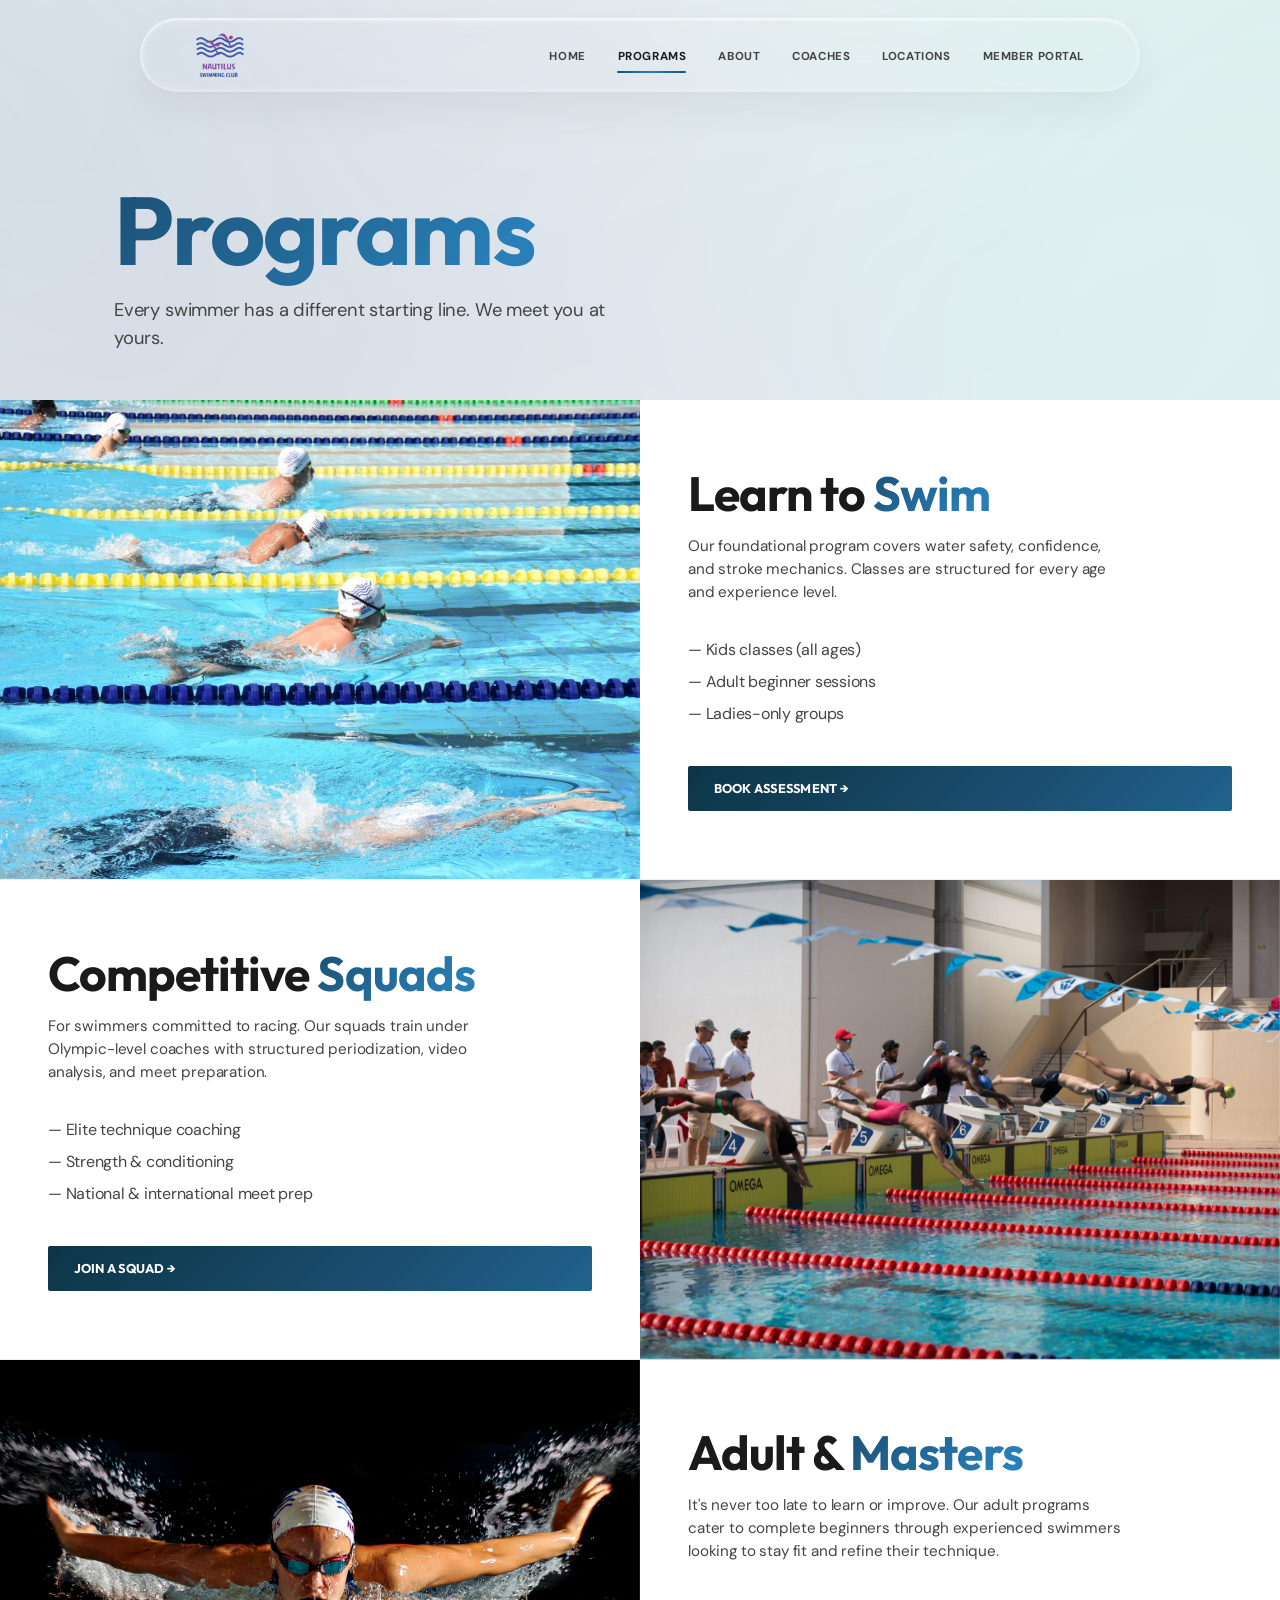
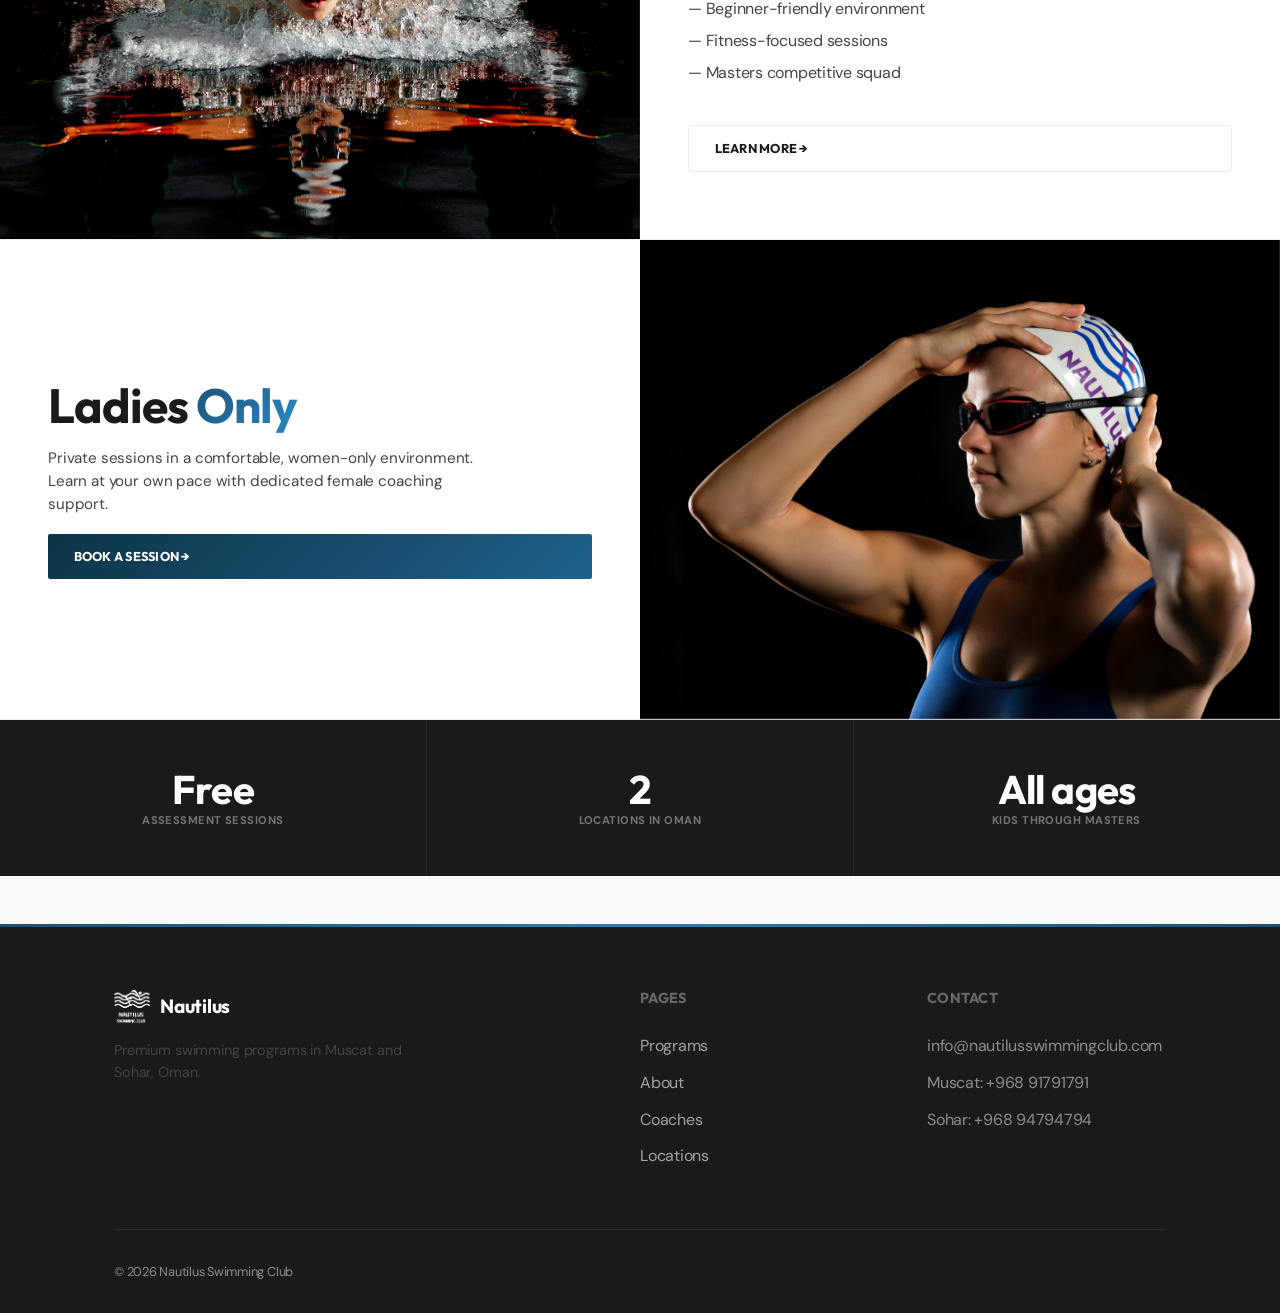
<file: programs.html>
<!DOCTYPE html>
<html lang="en">
<head>
    <meta charset="UTF-8">
    <meta name="viewport" content="width=device-width, initial-scale=1.0">
    <title>Programs — Nautilus Swimming Club</title>
    <link rel="stylesheet" href="assets/css/style.css">
    <script src="assets/js/main.js" defer></script>
</head>
<body>

<!-- SVG Filter (include once in your document) -->
<svg width="0" height="0" style="position: absolute;">
  <defs>
    <filter id="glass-distortion" x="0%" y="0%" width="100%" height="100%">
      <feTurbulence 
        type="fractalNoise" 
        baseFrequency="0.008 0.008"
        numOctaves="2" 
        seed="92" 
        result="noise" 
      />
      <feGaussianBlur 
        in="noise" 
        stdDeviation="2" 
        result="blurred" 
      />
      <feDisplacementMap 
        in="SourceGraphic" 
        in2="blurred" 
        scale="150"
        xChannelSelector="R" 
        yChannelSelector="G" 
      />
    </filter>
  </defs>
</svg>

<nav class="nav">
    <div class="wrap nav-inner">
        <div class="nav-top">
            <a href="index.html" class="nav-logo"><img src="assets/img/logo-nautilus.png" alt="Nautilus"></a>
            <ul class="nav-menu-inline">
                <li><a href="index.html" class="nav-home">Home</a></li>
                <li><a href="programs.html" class="nav-programs on">Programs</a></li>
                <li><a href="about.html" class="nav-about">About</a></li>
                <li><a href="coaches.html" class="nav-coaches">Coaches</a></li>
                <li><a href="locations.html" class="nav-locations">Locations</a></li>
                <li><a href="portal.html" target="_blank" class="nav-portal">Member Portal</a></li>
                <div class="nav-indicator"></div>
            </ul>
            <button class="nav-toggle" aria-label="Menu"><span></span><span></span><span></span></button>
        </div>
        <ul class="nav-menu">
            <li><a href="index.html" class="nav-home">Home</a></li>
            <li><a href="programs.html" class="nav-programs on">Programs</a></li>
            <li><a href="about.html" class="nav-about">About</a></li>
            <li><a href="coaches.html" class="nav-coaches">Coaches</a></li>
            <li><a href="locations.html" class="nav-locations">Locations</a></li>
            <li><a href="portal.html" target="_blank" class="nav-portal">Member Portal</a></li>
        </ul>
    </div>
</nav>


<section class="section section-gradient page-header">
    <div class="wrap">
        <h1 class="reveal" style="margin-bottom: 1rem;"><span class="grad-text">Programs</span></h1>
        <p class="reveal reveal-delay-1" style="max-width: 500px; font-size: 1.15rem;">Every swimmer has a different starting line. We meet you at yours.</p>
    </div>
</section>

<section class="feature">
    <div class="feature-img reveal"><img src="assets/img/dnc_3295.jpg" alt="Kids learning to swim"></div>
    <div class="feature-text">
        <h2 class="reveal">Learn to <span class="grad-text">Swim</span></h2>
        <p class="reveal reveal-delay-1">Our foundational program covers water safety, confidence, and stroke mechanics. Classes are structured for every age and experience level.</p>
        <ul class="reveal reveal-delay-2" style="list-style: none; margin: 1rem 0 2rem; color: var(--ink-light);">
            <li style="margin-bottom: 0.5rem;">— Kids classes (all ages)</li>
            <li style="margin-bottom: 0.5rem;">— Adult beginner sessions</li>
            <li style="margin-bottom: 0.5rem;">— Ladies-only groups</li>
        </ul>
        <a href="locations.html" class="btn btn-fill reveal reveal-delay-3">Book assessment →</a>
    </div>
</section>

<section class="feature" style="direction: rtl;">
    <div class="feature-img reveal" style="direction: ltr;"><img src="assets/img/tt4a4785.jpg" alt="Competitive swimmer"></div>
    <div class="feature-text" style="direction: ltr;">
        <h2 class="reveal">Competitive <span class="grad-text">Squads</span></h2>
        <p class="reveal reveal-delay-1">For swimmers committed to racing. Our squads train under Olympic-level coaches with structured periodization, video analysis, and meet preparation.</p>
        <ul class="reveal reveal-delay-2" style="list-style: none; margin: 1rem 0 2rem; color: var(--ink-light);">
            <li style="margin-bottom: 0.5rem;">— Elite technique coaching</li>
            <li style="margin-bottom: 0.5rem;">— Strength & conditioning</li>
            <li style="margin-bottom: 0.5rem;">— National & international meet prep</li>
        </ul>
        <a href="locations.html" class="btn btn-fill reveal reveal-delay-3">Join a squad →</a>
    </div>
</section>

<section class="feature">
    <div class="feature-img reveal"><img src="assets/img/masters-swimming.jpg" alt="Adult swimming lessons"></div>
    <div class="feature-text">
        <h2 class="reveal">Adult & <span class="grad-text">Masters</span></h2>
        <p class="reveal reveal-delay-1">It's never too late to learn or improve. Our adult programs cater to complete beginners through experienced swimmers looking to stay fit and refine their technique.</p>
        <ul class="reveal reveal-delay-2" style="list-style: none; margin: 1rem 0 2rem; color: var(--ink-light);">
            <li style="margin-bottom: 0.5rem;">— Beginner-friendly environment</li>
            <li style="margin-bottom: 0.5rem;">— Fitness-focused sessions</li>
            <li style="margin-bottom: 0.5rem;">— Masters competitive squad</li>
        </ul>
        <a href="locations.html" class="btn btn-ghost reveal reveal-delay-3">Learn more →</a>
    </div>
</section>

<section class="feature" style="direction: rtl;">
    <div class="feature-img reveal" style="direction: ltr;"><img src="assets/img/ladies-only.jpg" alt="Ladies only swimming"></div>
    <div class="feature-text" style="direction: ltr;">
        <h2 class="reveal">Ladies <span class="grad-text">Only</span></h2>
        <p class="reveal reveal-delay-1">Private sessions in a comfortable, women-only environment. Learn at your own pace with dedicated female coaching support.</p>
        <a href="locations.html" class="btn btn-fill reveal reveal-delay-2">Book a session →</a>
    </div>
</section>

<div class="stats">
    <div class="stat reveal">
        <h3 style="color: white;">Free</h3>
        <p>Assessment sessions</p>
    </div>
    <div class="stat reveal reveal-delay-1">
        <h3 data-count="2" style="color: white;">0</h3>
        <p>Locations in Oman</p>
    </div>
    <div class="stat reveal reveal-delay-2">
        <h3 style="color: white;">All ages</h3>
        <p>Kids through masters</p>
    </div>
</div>

<footer class="footer">
    <div class="wrap">
        <div class="footer-grid">
            <div><div class="footer-logo"><img src="assets/img/logo-nautilus.png" alt="Nautilus"><span>Nautilus</span></div><p style="font-size: 0.9rem; max-width: 300px;">Premium swimming programs in Muscat and Sohar, Oman.</p></div>
            <div><h4>Pages</h4><ul><li><a href="programs.html">Programs</a></li><li><a href="about.html">About</a></li><li><a href="coaches.html">Coaches</a></li><li><a href="locations.html">Locations</a></li></ul></div>
            <div><h4>Contact</h4><ul><li>info@nautilusswimmingclub.com</li><li>Muscat: +968 91791791</li><li>Sohar: +968 94794794</li></ul></div>
        </div>
        <div class="footer-bottom">© 2026 Nautilus Swimming Club</div>
    </div>
</footer>

</body>
</html>
</file>
<file: assets/css/style.css>
@import url('https://fonts.googleapis.com/css2?family=DM+Sans:ital,opsz,wght@0,9..40,100..1000;1,9..40,100..1000&family=Outfit:wght@100..900&display=swap');

@property --mouse-x {
    syntax: "<length-percentage>";
    inherits: true;
    initial-value: 50%;
}
@property --mouse-y {
    syntax: "<length-percentage>";
    inherits: true;
    initial-value: 50%;
}

:root {
    --bg: #fafaf8;
    --surface: #ffffff;
    --ink: #1a1a1a;
    --ink-light: #444;
    --ink-faint: #888;
    --nautilus-blue: #1b4f72;
    --water: #2980b9;
    --water-light: #5dade2;
    --pool: #f4f9fb;
    --line: #efefef;
    --grad-blue: linear-gradient(135deg, #1b4f72, #2980b9, #1b4f72);
    --grad-ocean: linear-gradient(135deg, #0c3547, #1b4f72, #2471a3, #0c3547);
    --grad-warm: linear-gradient(135deg, #1b4f72, #2980b9, #48c9b0, #1b4f72);
    --grad-subtle: linear-gradient(135deg, #f8fbff, #f0f7f9, #fafaf8, #f8fbff);
    --font-display: 'Outfit', sans-serif;
    --font-text: 'DM Sans', sans-serif;
}

* { margin: 0; padding: 0; box-sizing: border-box; }
html { scroll-behavior: smooth; }
body {
    font-family: var(--font-text);
    background: var(--bg);
    color: var(--ink);
    line-height: 1.5;
    -webkit-font-smoothing: antialiased;
    overflow-x: hidden;
    letter-spacing: -0.015em;
}

/* Page exit blur-out */
body.page-exit {
    animation: pageExit 0.3s cubic-bezier(0.4, 0, 1, 1) forwards;
    pointer-events: none;
}

@keyframes pageEnter {
    from {
        opacity: 0;
        filter: blur(6px);
    }
    to {
        opacity: 1;
        filter: blur(0);
    }
}

@keyframes pageExit {
    from {
        opacity: 1;
        filter: blur(0);
    }
    to {
        opacity: 0;
        filter: blur(6px);
    }
}


h1, h2, h3 {
    font-family: var(--font-display);
    font-weight: 700;
    letter-spacing: -0.02em;
    line-height: 1.05;
}
h1 { font-size: clamp(2.8rem, 8vw, 6rem); }
h2 { font-size: clamp(1.8rem, 5vw, 3rem); }
h3 { font-size: 1.25rem; letter-spacing: -0.02em; }
p { color: var(--ink-light); font-size: 0.95rem; letter-spacing: -0.01em; }
a { color: inherit; text-decoration: none; }

.grad-text {
    background: var(--grad-blue);
    background-size: 200% auto;
    animation: gradShift 4s linear infinite;
    -webkit-background-clip: text; -webkit-text-fill-color: transparent; background-clip: text;
}

.wrap { max-width: 1100px; margin: 0 auto; padding: 0 1.5rem; }
.section { padding: 2.5rem 0; }

/* ---- Floating Glassmorphism Pill Navbar ---- */
/* ---- Floating Glassmorphism Pill Navbar ---- */
.nav {
    position: fixed;
    top: 18px;
    left: 50%;
    transform: translateX(-50%);
    width: 92%;
    max-width: 1000px;
    z-index: 100;
    isolation: isolate;
    border-radius: 50px;
    transition: all 0.6s cubic-bezier(0.16, 1, 0.3, 1);
    box-shadow: 0 16px 48px rgba(0, 0, 0, 0.06), 0 2px 4px rgba(0, 0, 0, 0.02);
}

/* Tint and inner shadow layer */
.nav::before {
    content: '';
    position: absolute;
    inset: 0;
    z-index: 0;
    border-radius: inherit;
    box-shadow:
        inset 0 1px 3px rgba(255, 255, 255, 0.70),
        inset 0 -1px 2px rgba(255, 255, 255, 0.08),
        inset 6px 0 16px -8px rgba(160, 200, 255, 0.08),
        inset -6px 0 16px -8px rgba(200, 160, 255, 0.06),
        inset 0 0 12px -4px rgba(255, 255, 255, 0.7);
    background-color: rgba(255, 255, 255, 0.02);
    pointer-events: none;

    /* Chromatic edge highlights — mimics light hitting glass edges */
    border-top: 1.5px solid rgba(255, 255, 255, 0.60);
    border-left: 1.5px solid rgba(255, 255, 255, 0.50);
    border-bottom: 1px solid rgba(255, 255, 255, 0.12);
    border-right: 1px solid rgba(255, 255, 255, 0.12);
    transition: all 0.6s cubic-bezier(0.16, 1, 0.3, 1);
}

/* Backdrop blur and distortion layer */
.nav::after {
    content: '';
    position: absolute;
    inset: 0;
    z-index: -1;
    border-radius: inherit;
    backdrop-filter: blur(15px);
    -webkit-backdrop-filter: blur(15px);
    filter: url(#glass-distortion);
    -webkit-filter: url(#glass-distortion);
    pointer-events: none;
    transition: all 0.6s cubic-bezier(0.16, 1, 0.3, 1);
}

.nav.scrolled {
    top: 12px;
}

.nav.scrolled::before {
    background-color: rgba(255, 255, 255, 0.06);
    border-top: 1.5px solid rgba(255, 255, 255, 0.72);
    border-left: 1.5px solid rgba(255, 255, 255, 0.60);
    box-shadow:
        inset 0 1px 3px rgba(255, 255, 255, 0.80),
        inset 0 -1px 2px rgba(255, 255, 255, 0.10),
        inset 6px 0 16px -8px rgba(160, 200, 255, 0.10),
        inset -6px 0 16px -8px rgba(200, 160, 255, 0.08),
        inset 0 0 16px -2px rgba(255, 255, 255, 0.8);
}

.nav.scrolled::after {
    backdrop-filter: blur(20px) saturate(180%);
    -webkit-backdrop-filter: blur(20px) saturate(180%);
}

.nav-inner {
    width: 100%;
    position: relative;
    z-index: 10;
}

.nav-top {
    display: flex;
    align-items: center;
    justify-content: space-between;
    width: 100%;
    padding: 0.8rem 2rem;
    transition: padding 0.6s cubic-bezier(0.16, 1, 0.3, 1);
}

.nav-logo {
    display: flex;
    align-items: center;
    z-index: 10;
}
.nav-logo img {
    height: 48px;
    transition: height 0.8s cubic-bezier(0.16, 1, 0.3, 1);
}
.nav-logo span {
    display: none !important;
}

/* Inline menu is the primary desktop menu */
.nav-menu-inline {
    display: flex;
    gap: 2rem;
    list-style: none;
    align-items: center;
}

/* Hide the bottom row menu on desktop (reused for mobile dropdown) */
.nav-menu {
    display: none;
}

/* Indicator line for the active menu item */
.nav-indicator {
    position: absolute;
    bottom: -6px;
    height: 2px;
    background: var(--grad-blue);
    border-radius: 2px;
    transition: left 0.5s cubic-bezier(0.25, 1, 0.5, 1), width 0.5s cubic-bezier(0.25, 1, 0.5, 1), opacity 0.3s;
    pointer-events: none;
    opacity: 0;
}
.nav-menu-inline {
    position: relative; /* necessary for the indicator */
}

/* ---- Scrolled / compact state ---- */
.nav.scrolled .nav-top {
    padding: 0.5rem 2rem;
}
.nav.scrolled .nav-logo img {
    height: 34px;
}

.nav-menu a, .nav-menu-inline a {
    font-size: 0.72rem; font-weight: 700; color: var(--ink-light);
    transition: color 0.2s; position: relative;
    text-transform: uppercase; letter-spacing: 0.05em;
    padding: 0.25rem 0;
}
.nav-menu a:hover, .nav-menu a.on, .nav-menu-inline a:hover, .nav-menu-inline a.on { color: var(--ink); }

/* Mobile hamburger */
.nav-toggle { display: none; cursor: pointer; flex-direction: column; gap: 5px; background: none; border: none; padding: 8px; z-index: 110; }
.nav-toggle span { display: block; width: 22px; height: 2px; background: var(--ink); transition: all 0.3s cubic-bezier(0.16, 1, 0.3, 1); }
.nav-toggle.active span:nth-child(1) { transform: translateY(7px) rotate(45deg); }
.nav-toggle.active span:nth-child(2) { opacity: 0; }
.nav-toggle.active span:nth-child(3) { transform: translateY(-7px) rotate(-45deg); }

/* Dynamic spacing: enough room for the floating pill navbar + breathing room */
.hero, .section-gradient {
    padding-top: 140px;
}

/* Extra padding for inner page title sections so navbar doesn't clip the h1 */
.page-header {
    padding-top: 180px;
    padding-bottom: 3rem;
}

/* ---- Hero ---- */
.hero {
    min-height: 75vh; display: grid; grid-template-columns: repeat(2, 1fr);
    gap: 0; 
    margin-top: 0; 
    align-items: stretch;
}

.hero-text {
    display: flex; flex-direction: column; justify-content: center;
    padding: 3rem 4rem 3rem 8%;
}
.hero-text h1 { margin-bottom: 1.5rem; }
.hero-text p { font-size: 1.1rem; max-width: 480px; margin-bottom: 2rem; line-height: 1.6; }
.hero-img { position: relative; overflow: hidden; background: #f0f0f0; }
.hero-img img {
    width: 100%; height: 100%; object-fit: cover; display: block;
}

/* ---- Buttons ---- */
.btn {
    display: inline-flex; align-items: center; gap: 8px;
    padding: 0.8rem 1.6rem;
    font-family: var(--font-display); font-weight: 700; font-size: 0.8rem;
    border-radius: 2px; border: none; cursor: pointer;
    transition: all 0.3s cubic-bezier(0.16, 1, 0.3, 1);
    text-transform: uppercase; letter-spacing: 0.02em;
    position: relative;
    overflow: hidden;
}
.btn:active {
    transform: scale(0.94) !important;
}
.btn-fill {
    background: var(--grad-ocean);
    background-size: 200% auto;
    animation: gradShift 5s linear infinite;
    color: white;
}
.btn-fill:hover {
    transform: translateY(-2px);
    box-shadow: 0 8px 20px rgba(27,79,114,0.2);
}
.btn-ghost {
    background: transparent; color: var(--ink); border: 1.5px solid var(--line);
}
.btn-ghost:hover { border-color: var(--water); background: var(--pool); }

/* Click Ripple animation styling */
.ripple {
    position: absolute;
    border-radius: 50%;
    background: rgba(255, 255, 255, 0.4);
    transform: scale(0);
    animation: ripple-effect 0.6s ease-out;
    pointer-events: none;
}
@keyframes ripple-effect {
    to {
        transform: scale(4);
        opacity: 0;
    }
}

/* ---- Cards ---- */
.card {
    background: var(--surface); border: 1px solid var(--line);
    transition: transform 0.6s cubic-bezier(0.16, 1, 0.3, 1), box-shadow 0.6s cubic-bezier(0.16, 1, 0.3, 1), border-color 0.3s;
    overflow: hidden;
    border-radius: 4px;
    position: relative;
}
.card:hover { transform: translateY(-4px); box-shadow: 0 12px 30px rgba(0,0,0,0.04); border-color: rgba(41, 128, 185, 0.2); }
.card-img img {
    width: 100%; height: 220px; object-fit: cover;
    transition: transform 1.2s ease;
}
.card:hover .card-img img { transform: scale(1.04); }
.card-body { padding: 1.5rem; }
.card-body h3 { margin-bottom: 0.4rem; font-size: 1.2rem; }
.card-body p { font-size: 0.88rem; margin-bottom: 1.2rem; line-height: 1.5; }

/* ---- Feature row ---- */
.feature { display: grid; grid-template-columns: 1fr 1fr; gap: 0; min-height: 480px; background: var(--surface); border-bottom: 1px solid var(--line); }
.feature-img img { width: 100%; height: 100%; object-fit: cover; }
.feature-text {
    display: flex; flex-direction: column; justify-content: center;
    padding: 2rem 3rem;
}
.feature-text h2 { margin-bottom: 1rem; }
.feature-text p { margin-bottom: 1.2rem; max-width: 440px; font-size: 0.95rem; }

/* ---- Auto-scrolling Marquee Gallery ---- */
.gallery {
    overflow: hidden;
    position: relative;
    background: var(--line);
    border-bottom: 1px solid var(--line);
    cursor: default;
}
.gallery-track {
    display: flex;
    gap: 3px;
    width: max-content;
    animation: marquee-scroll 40s linear infinite;
}
.gallery img {
    height: 300px;
    object-fit: cover;
    flex-shrink: 0;
    pointer-events: none;
}

@keyframes marquee-scroll {
    0% { transform: translateX(0); }
    100% { transform: translateX(-50%); }
}

/* ---- Scroll-Pinned Feature Section ---- */
.scroll-pin-wrapper {
    position: relative;
    height: 250vh; /* pin duration: 1.5 viewport worth of scrolling */
}
.scroll-pin-content {
    position: sticky;
    top: 0;
    height: 100vh;
    display: flex;
    align-items: center;
    overflow: hidden;
}
.scroll-pin-content .feature {
    width: 100%;
}
.scroll-pin-content .feature-text .reveal,
.scroll-pin-content .feature-img .reveal-pinned {
    opacity: 0;
    transform: translateY(40px);
    filter: blur(8px);
    transition: all 1.2s cubic-bezier(0.16, 1, 0.3, 1);
}
.scroll-pin-content .feature-text .reveal.visible,
.scroll-pin-content .feature-img .reveal-pinned.visible {
    opacity: 1;
    transform: translateY(0);
    filter: blur(0);
}

/* Scroll-driven reveal for individual elements */
.scroll-reveal {
    opacity: 0;
    transform: translateY(50px);
    filter: blur(6px);
    transition: opacity 1s cubic-bezier(0.16, 1, 0.3, 1),
                transform 1s cubic-bezier(0.16, 1, 0.3, 1),
                filter 1s cubic-bezier(0.16, 1, 0.3, 1);
}
.scroll-reveal.visible {
    opacity: 1;
    transform: translateY(0);
    filter: blur(0);
}

/* ---- Coach profiles ---- */
.coach-grid { display: grid; grid-template-columns: repeat(auto-fill, minmax(200px, 1fr)); gap: 1rem; }
.coach {
    text-align: center; padding: 2rem 1rem;
    background: var(--surface); border: 1px solid var(--line);
    transition: transform 0.6s cubic-bezier(0.16, 1, 0.3, 1), box-shadow 0.6s cubic-bezier(0.16, 1, 0.3, 1), border-color 0.3s, background-color 0.3s;
    border-radius: 4px;
    position: relative;
    overflow: hidden;
}
.coach:hover { border-color: rgba(41, 128, 185, 0.2); background: var(--pool); transform: translateY(-4px); box-shadow: 0 12px 30px rgba(0,0,0,0.04); }
.coach img {
    width: 120px; height: 120px; object-fit: cover; border-radius: 50%;
    margin-bottom: 1rem; border: 3px solid var(--surface); box-shadow: 0 4px 12px rgba(0,0,0,0.05);
}
.coach h3 { margin-bottom: 0.2rem; font-size: 1.1rem; }
.coach .role {
    font-size: 0.75rem; font-weight: 700; margin-bottom: 0.8rem; display: block;
    color: var(--water); text-transform: uppercase; letter-spacing: 0.02em;
}
.coach p { font-size: 0.82rem; line-height: 1.45; color: var(--ink-light); }

/* ---- Stats ---- */
.stats {
    display: grid; grid-template-columns: repeat(3, 1fr);
    background: var(--ink); color: white;
}
.stat { padding: 3rem 2rem; text-align: center; border-right: 1px solid rgba(255,255,255,0.05); }
.stat:last-child { border-right: none; }
.stat h3 { font-size: 2.5rem; margin-bottom: 0.1rem; font-family: var(--font-display); }
.stat p { color: rgba(255,255,255,0.4); font-size: 0.7rem; text-transform: uppercase; letter-spacing: 0.04em; font-weight: 700; }

/* ---- Location cards ---- */
.loc-grid { display: grid; grid-template-columns: 1fr 1fr; gap: 1.5rem; }
.loc {
    padding: 2.5rem; background: var(--surface); border: 1px solid var(--line);
    transition: transform 0.6s cubic-bezier(0.16, 1, 0.3, 1), box-shadow 0.6s cubic-bezier(0.16, 1, 0.3, 1), border-color 0.3s;
    border-radius: 4px;
    position: relative;
    overflow: hidden;
}
.loc:hover { border-color: rgba(41, 128, 185, 0.2); transform: translateY(-4px); box-shadow: 0 12px 30px rgba(0,0,0,0.04); }

/* ---- Interactive Spotlight Glows (Pomelo.la Inspired) ---- */
.card::after, .coach::after, .loc::after, .portal-card::after {
    content: '';
    position: absolute;
    inset: 0;
    background: radial-gradient(
        320px circle at var(--mouse-x, 50%) var(--mouse-y, 50%),
        rgba(41, 128, 185, 0.09) 0%,
        rgba(72, 201, 176, 0.04) 50%,
        transparent 100%
    );
    z-index: 0;
    opacity: 0;
    pointer-events: none;
    transition: opacity 0.5s cubic-bezier(0.16, 1, 0.3, 1);
}

.card::before, .coach::before, .loc::before, .portal-card::before {
    content: '';
    position: absolute;
    inset: 0;
    border-radius: inherit;
    padding: 1.5px;
    background: radial-gradient(
        200px circle at var(--mouse-x, 50%) var(--mouse-y, 50%),
        rgba(41, 128, 185, 0.5) 0%,
        rgba(72, 201, 176, 0.3) 50%,
        transparent 100%
    );
    -webkit-mask: 
        linear-gradient(#fff 0 0) content-box, 
        linear-gradient(#fff 0 0);
    -webkit-mask-composite: xor;
            mask-composite: exclude;
    pointer-events: none;
    opacity: 0;
    z-index: 2;
    transition: opacity 0.5s cubic-bezier(0.16, 1, 0.3, 1);
}

/* Ensure child content remains clickable and is rendered above the background spotlight */
.card > *, .coach > *, .loc > *, .portal-card > * {
    position: relative;
    z-index: 1;
}

@media (hover: hover) {
    .card:hover::after, .coach:hover::after, .loc:hover::after, .portal-card:hover::after,
    .card:hover::before, .coach:hover::before, .loc:hover::before, .portal-card:hover::before {
        opacity: 1;
    }
}

/* Motion Sensitivity Support */
@media (prefers-reduced-motion: reduce) {
    .card::after, .coach::after, .loc::after,
    .card::before, .coach::before, .loc::before {
        transition: none !important;
    }
}
.loc h3 { margin-bottom: 0.4rem; }
.loc .sub { color: var(--ink-faint); font-size: 0.9rem; margin-bottom: 1.5rem; display: block; }
.loc .detail { margin-bottom: 1.2rem; }
.loc .detail strong { font-size: 0.8rem; text-transform: uppercase; letter-spacing: 0.02em; color: var(--ink); display: block; margin-bottom: 0.2rem; }
.loc .detail span { color: var(--ink-light); font-size: 0.9rem; }

/* Map embeds */
.map-wrap { margin-top: 1.5rem; overflow: hidden; border: 1px solid var(--line); }
.map-wrap iframe { width: 100%; height: 220px; display: block; }

/* ---- Form ---- */
.contact-form { max-width: 680px; }
.form-row { display: grid; grid-template-columns: 1fr 1fr; gap: 1.5rem; }
.field { margin-bottom: 1.5rem; }
.field label { display: block; font-size: 0.85rem; font-weight: 500; margin-bottom: 0.4rem; color: var(--ink); }
.field input, .field select, .field textarea {
    width: 100%; padding: 0.85rem 1rem;
    font-family: var(--font-text); font-size: 0.95rem;
    border: 1.5px solid var(--line); background: var(--bg);
    color: var(--ink); transition: border-color 0.3s, box-shadow 0.3s;
}
.field input:focus, .field select:focus, .field textarea:focus {
    outline: none; border-color: var(--water); box-shadow: 0 0 0 4px rgba(41,128,185,0.1);
}
.field textarea { resize: vertical; min-height: 140px; }
.form-message { margin-top: 1rem; padding: 1rem; font-size: 0.9rem; display: none; }
.form-message.success { display: block; background: #e8f8f0; color: #1a7a4c; border: 1px solid #b7e4c7; }

/* ---- Table ---- */
.clean-table { width: 100%; border-collapse: collapse; text-align: left; }
.clean-table thead {
    background: var(--grad-ocean); background-size: 200% 200%;
    animation: gradShift 6s ease infinite; color: white;
}
.clean-table th { padding: 1.2rem 1rem; font-family: var(--font-display); font-weight: 600; font-size: 0.85rem; letter-spacing: 0.02em; text-transform: uppercase; }
.clean-table td { padding: 1.2rem 1rem; border-bottom: 1px solid var(--line); color: var(--ink-light); transition: background 0.2s; }
.clean-table tr:hover td { background: var(--pool); }
.clean-table td strong { color: var(--ink); }
.badge { display: inline-block; padding: 0.25rem 0.75rem; font-size: 0.8rem; font-weight: 500; border-radius: 2px; }
.badge-green { background: #e8f8f0; color: #1a7a4c; }
.badge-grey { background: #f0f0f0; color: #777; }

/* ---- Footer ---- */
.footer {
    background: var(--ink); color: rgba(255,255,255,0.5);
    padding: 4rem 0 2rem; margin-top: 3rem;
    position: relative; overflow: hidden;
}
.footer::before { content: ''; position: absolute; top: 0; left: 0; right: 0; height: 3px; background: var(--grad-blue); }
.footer-grid { display: grid; grid-template-columns: 2fr 1fr 1fr; gap: 3rem; margin-bottom: 3rem; }
.footer h4 {
    font-family: var(--font-display); font-size: 0.9rem;
    color: rgba(255,255,255,0.35); text-transform: uppercase;
    letter-spacing: 0.02em; margin-bottom: 1.5rem;
}
.footer ul { list-style: none; }
.footer ul li { margin-bottom: 0.8rem; }
.footer ul li a { color: rgba(255,255,255,0.6); transition: color 0.2s, padding-left 0.3s; }
.footer ul li a:hover { color: white; padding-left: 6px; }
.footer-bottom { padding-top: 2rem; border-top: 1px solid rgba(255,255,255,0.08); font-size: 0.8rem; }
.footer-logo { display: flex; align-items: center; gap: 10px; margin-bottom: 1rem; }
.footer-logo img { height: 36px; filter: brightness(10); }
.footer-logo span { font-family: var(--font-display); font-weight: 700; font-size: 1.2rem; color: white; }

/* ---- Scroll reveal (Pomelo.la Inspired Blur Reveal) ---- */
.reveal {
    opacity: 0;
    transform: translateY(32px);
    filter: blur(8px);
    transition: 
        opacity 0.85s cubic-bezier(0.16, 1, 0.3, 1), 
        transform 0.85s cubic-bezier(0.16, 1, 0.3, 1), 
        filter 0.85s cubic-bezier(0.16, 1, 0.3, 1);
    will-change: opacity, transform, filter;
}
.reveal.visible {
    opacity: 1;
    transform: translateY(0);
    filter: blur(0);
}
.reveal-delay-1 { transition-delay: 0.08s; }
.reveal-delay-2 { transition-delay: 0.16s; }
.reveal-delay-3 { transition-delay: 0.24s; }

.tilt-card { transform-style: preserve-3d; perspective: 1000px; }
.hero, .section-gradient {
    position: relative;
    overflow: hidden;
}
.hero::before, .section-gradient::before {
    content: '';
    position: absolute;
    top: -60%;
    left: -60%;
    width: 220%;
    height: 220%;
    background: 
        radial-gradient(circle at 25% 35%, rgba(41, 128, 185, 0.16) 0%, transparent 45%),
        radial-gradient(circle at 75% 25%, rgba(72, 201, 176, 0.14) 0%, transparent 40%),
        radial-gradient(circle at 35% 75%, rgba(91, 44, 111, 0.10) 0%, transparent 45%),
        radial-gradient(circle at 65% 85%, rgba(93, 173, 226, 0.14) 0%, transparent 40%);
    filter: blur(80px);
    z-index: 0;
    animation: ambientMovement 25s ease-in-out infinite alternate;
    pointer-events: none;
    will-change: transform;
}
.hero > *, .section-gradient > * {
    position: relative;
    z-index: 1;
}

@keyframes ambientMovement {
    0% {
        transform: translate(0, 0) rotate(0deg) scale(1);
    }
    33% {
        transform: translate(2%, 4%) rotate(120deg) scale(1.05);
    }
    66% {
        transform: translate(-3%, -2%) rotate(240deg) scale(0.95);
    }
    100% {
        transform: translate(0, 0) rotate(360deg) scale(1);
    }
}

@keyframes gradShift {
    0% { background-position: 0% 50%; }
    50% { background-position: 100% 50%; }
    100% { background-position: 0% 50%; }
}

/* =============== RESPONSIVE =============== */
@media (max-width: 900px) {
    /* Mobile nav overrides */
    .nav {
        width: 94% !important;
        border-radius: 28px !important;
        top: 10px !important;
    }
    .nav-inner {
        width: 100%;
    }
    .nav-top {
        padding: 0.6rem 1.2rem !important;
    }
    .nav-logo img {
        height: 34px !important;
    }
    .nav-menu-inline {
        display: none !important;
    }
    .nav-toggle { display: flex; }
    .nav-menu {
        display: flex; position: fixed; top: 70px; left: 0; right: 0; border-radius: 28px; margin: 0 3%;
        isolation: isolate;
        flex-direction: column;
        padding: 2.5rem 2rem; gap: 1.8rem;
        opacity: 0;
        visibility: hidden;
        height: 0 !important;
        overflow: hidden;
        pointer-events: none;
        transition: opacity 0.25s cubic-bezier(0.16, 1, 0.3, 1),
                    visibility 0.25s;
        box-shadow: 0 16px 48px rgba(0,0,0,0.08);
    }
    .nav-menu::before {
        content: '';
        position: absolute;
        inset: 0;
        z-index: 0;
        border-radius: inherit;
        box-shadow:
            inset 0 1px 2px rgba(255, 255, 255, 0.6),
            inset 0 0 12px -4px rgba(255, 255, 255, 0.7);
        background-color: rgba(255, 255, 255, 0.95);
        pointer-events: none;
        border: 1.5px solid rgba(255, 255, 255, 0.50);
    }
    .nav-menu::after {
        content: '';
        position: absolute;
        inset: 0;
        z-index: -1;
        border-radius: inherit;
        backdrop-filter: blur(20px) saturate(200%);
        -webkit-backdrop-filter: blur(20px) saturate(200%);
        pointer-events: none;
    }
    .nav.scrolled .nav-menu {
        opacity: 0;
        pointer-events: none;
    }
    .nav-menu.open, .nav.scrolled .nav-menu.open {
        opacity: 1 !important;
        visibility: visible !important;
        height: auto !important;
        overflow: visible !important;
        pointer-events: auto !important;
    }
    .nav-menu a { font-size: 1.05rem; letter-spacing: 0.05em; font-weight: 700; position: relative; z-index: 10; }


    /* Hero and top section adjustments */
    .hero, .section-gradient {
        padding-top: 100px !important;
    }
    .page-header {
        padding-top: 130px !important;
        padding-bottom: 2rem !important;
    }
    .hero { grid-template-columns: 1fr; margin-top: 0 !important; }
    .scroll-pin-wrapper { height: auto !important; }
    .scroll-pin-content { position: relative !important; height: auto !important; }
    .hero-text { padding: 4rem 1.5rem; text-align: center; align-items: center; }
    .hero-text p { max-width: 100%; margin-inline: auto; }
    .hero-text > div { justify-content: center; }
    .hero-img { height: 45vh; }


    /* Feature */
    .feature { grid-template-columns: 1fr; }
    .feature[style*="rtl"] { direction: ltr !important; }
    .feature[style*="rtl"] .feature-img,
    .feature[style*="rtl"] .feature-text { direction: ltr !important; }
    .feature-img { height: 50vw; min-height: 250px; }
    .feature-text { padding: 2.5rem 1.5rem; }

    /* Stats */
    .stats { grid-template-columns: 1fr; }
    .stat { border-right: none; border-bottom: 1px solid rgba(255,255,255,0.1); padding: 2.5rem 2rem; }

    /* Cards */
    .card-img img { height: 220px; }

    /* Grid layouts */
    .loc-grid { grid-template-columns: 1fr; }
    .form-row { grid-template-columns: 1fr; }
    .footer-grid { grid-template-columns: 1fr; gap: 2rem; }
    .coach-grid { grid-template-columns: 1fr 1fr; gap: 1rem; }

    /* Gallery - mobile: keep auto-scroll but smaller images */
    .gallery-track {
        animation-duration: 25s;
    }
    .gallery img {
        height: 220px;
    }

    /* Maps */
    .map-wrap iframe { height: 180px; }

    /* Table responsive — horizontal scroll wrapper */
    .roster-table-container {
        overflow-x: auto;
        -webkit-overflow-scrolling: touch;
        width: 100%;
        max-width: 100%;
        background:
            /* Shadow covers */
            linear-gradient(to right, var(--surface) 30%, rgba(255, 255, 255, 0)),
            linear-gradient(to right, rgba(255, 255, 255, 0), var(--surface) 70%) 100% 0,
            /* Shadows */
            radial-gradient(farthest-side at 0 50%, rgba(0, 0, 0, 0.08), rgba(0, 0, 0, 0)),
            radial-gradient(farthest-side at 100% 50%, rgba(0, 0, 0, 0.08), rgba(0, 0, 0, 0)) 100% 0;
        background-repeat: no-repeat;
        background-size: 40px 100%, 40px 100%, 14px 100%, 14px 100%;
        background-attachment: local, local, scroll, scroll;
    }
    .clean-table { font-size: 0.82rem; min-width: 480px; }
    .clean-table th, .clean-table td { padding: 0.75rem 0.6rem; white-space: nowrap; }

    /* Portal page: stack dashboard grid and stats strip */
    .dashboard-grid {
        grid-template-columns: 1fr !important;
    }
    .stats-strip {
        grid-template-columns: 1fr !important;
    }
    .portal-card {
        padding: 1.5rem !important;
    }
    .portal-card .btn {
        font-size: 0.75rem !important;
        padding: 0.7rem 1rem !important;
    }
    .portal-icon-container {
        width: 44px !important;
        height: 44px !important;
    }
    .data-item {
        flex-direction: column;
        align-items: flex-start;
        gap: 0.25rem;
    }

    /* Section spacing */
    .section { padding: 2.5rem 0; }

    /* Buttons stack nicely */
    .btn { padding: 0.8rem 1.5rem; font-size: 0.85rem; }
}

@media (max-width: 480px) {
    h1 { font-size: 2.2rem; }
    h2 { font-size: 1.5rem; }
    .coach-grid { grid-template-columns: 1fr; }
    .hero-text { padding: 2.5rem 1.25rem; }
    .hero-text h1 { margin-bottom: 1rem; }
    .stat h3 { font-size: 2.2rem; }
    .loc { padding: 1.5rem; }
    .section { padding: 2rem 0; }

    /* Portal page small screen refinements */
    .stat-box h4 { font-size: 1.5rem; }
    .stat-box p { font-size: 0.65rem; }
    .dashboard-panel { padding: 1.25rem !important; }
    .dashboard-panel h3 { font-size: 1.05rem; }
    .roster-tabs { flex-direction: column; }
    .roster-tab-btn { width: 100%; text-align: center; justify-content: center; }
    .badge { font-size: 0.7rem; padding: 0.2rem 0.5rem; }
}
</file>
